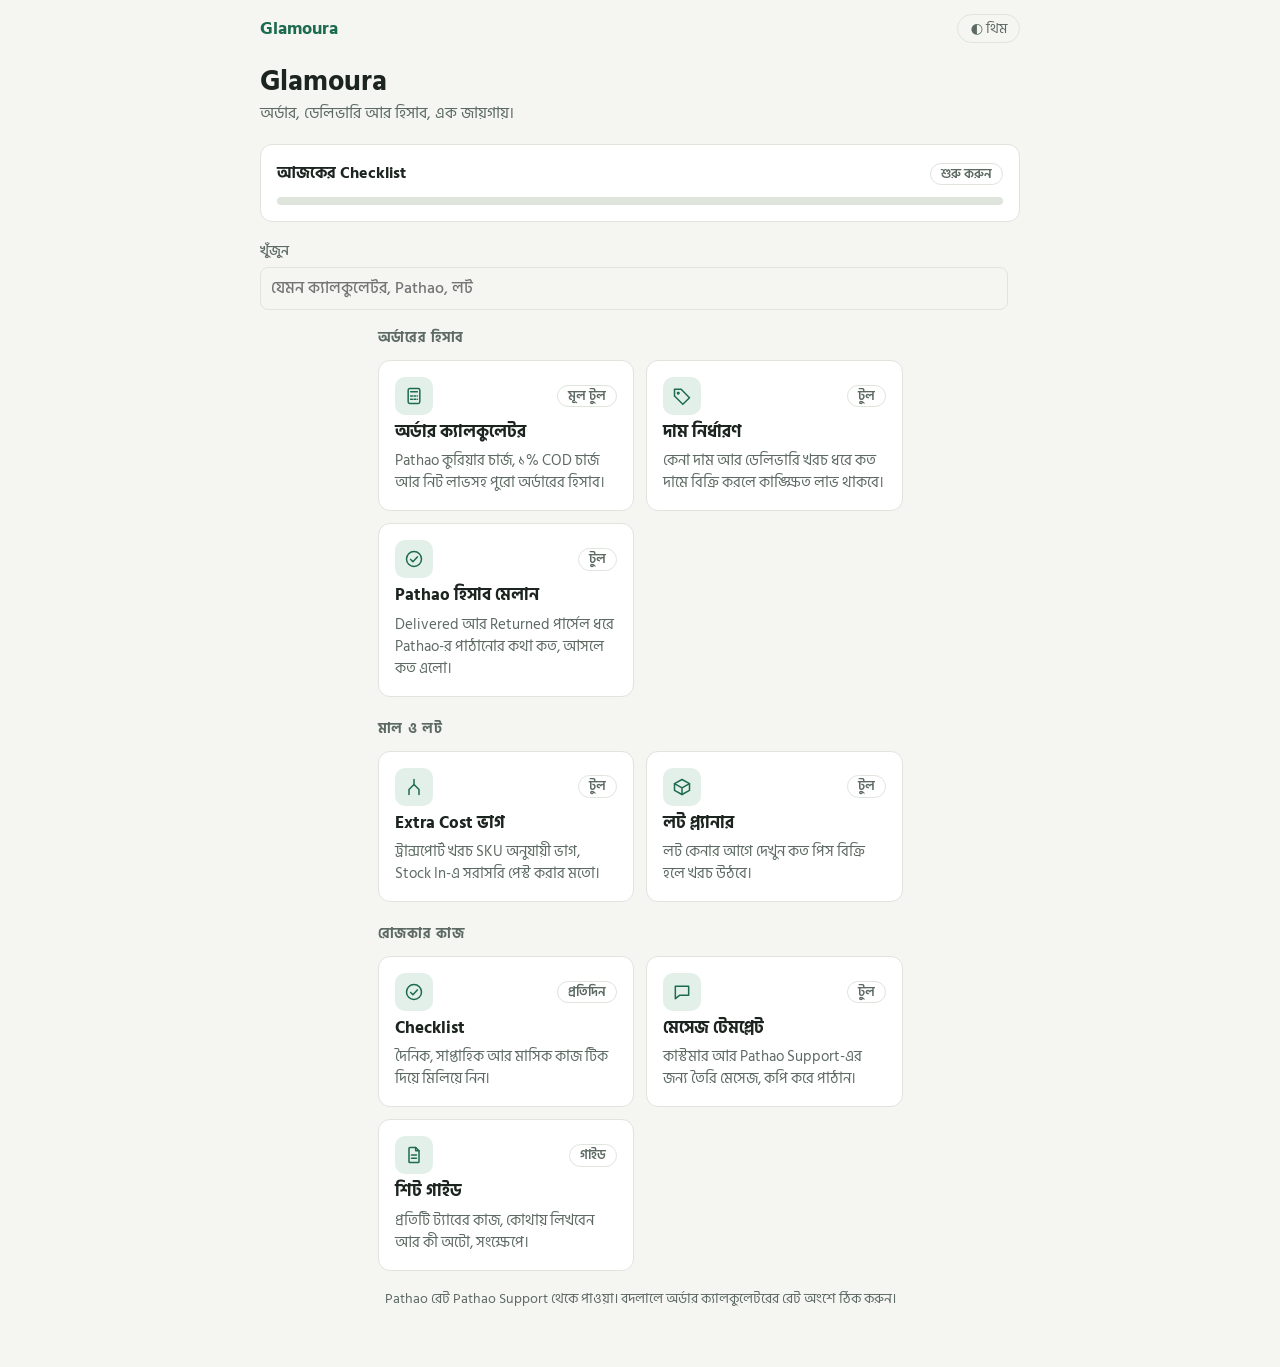
<file: index.html>
<!doctype html>
<html lang="bn">
<head>
<meta charset="utf-8">
<meta name="viewport" content="width=device-width,initial-scale=1,viewport-fit=cover">
<title>Glamoura</title>
<meta name="description" content="Glamoura: অর্ডার, ডেলিভারি আর হিসাবের টুল।">
<meta name="theme-color" content="#1d6b4e">
<link rel="manifest" href="manifest.webmanifest">
<link rel="icon" href="assets/icon.svg" type="image/svg+xml">
<link rel="apple-touch-icon" href="assets/icon-192.png">
<link rel="stylesheet" href="https://fonts.googleapis.com/css2?family=Hind+Siliguri:wght@400;500;600;700&display=swap">
<link rel="stylesheet" href="assets/style.css">
</head>
<body>
<div id="bar"></div>
<main class="wrap">
  <header>
    <h1 id="title">Glamoura</h1>
    <p class="sub" id="subtitle">অর্ডার, ডেলিভারি আর হিসাব, এক জায়গায়।</p>
  </header>

  <a class="card" id="today" href="checklist.html" style="text-decoration:none;color:inherit;display:block">
    <div class="top"><b>আজকের Checklist</b><span class="tag" id="todayTxt">—</span></div>
    <div class="progress" style="margin-top:10px"><i id="todayBar"></i></div>
  </a>

  <div class="row" style="grid-template-columns:1fr auto;align-items:end">
    <label>খুঁজুন<input id="q" type="search" placeholder="যেমন ক্যালকুলেটর, Pathao, লট"></label>
    <button class="btn ghost" id="install" type="button" hidden>অ্যাপ হিসেবে রাখুন</button>
  </div>

  <div id="groups" class="wrap" style="gap:22px"></div>
  <p class="note" id="err" hidden>links.json পড়া যায়নি। ফাইলটির লেখা ঠিক আছে কি না দেখুন।</p>
  <p class="sub" style="font-size:.85rem;text-align:center">Pathao রেট Pathao Support থেকে পাওয়া। বদলালে অর্ডার ক্যালকুলেটরের রেট অংশে ঠিক করুন।</p>
</main>
<script src="assets/common.js"></script>
<script>
(function () {
  var ICON = {
    calc: '<rect x="5" y="3" width="14" height="18" rx="2"/><path d="M8 7h8M8 12h2M12 12h2M16 12h0M8 16h2M12 16h2M16 16h0"/>',
    tag: '<path d="M3 12V4h8l10 10-8 8z"/><circle cx="7.5" cy="8.5" r="1"/>',
    check: '<circle cx="12" cy="12" r="9"/><path d="M8 12.5l2.7 2.7L16 9.5"/>',
    split: '<path d="M12 3v6M12 9l-6 6v6M12 9l6 6v6"/>',
    box: '<path d="M3 8l9-5 9 5v8l-9 5-9-5z"/><path d="M3 8l9 5 9-5M12 13v8"/>',
    chat: '<path d="M4 5h16v11H9l-5 4z"/>',
    doc: '<path d="M7 3h7l4 4v13a1 1 0 0 1-1 1H7a1 1 0 0 1-1-1V4a1 1 0 0 1 1-1z"/><path d="M14 3v4h4M9 12h6M9 16h6"/>',
    link: '<path d="M10 14a4 4 0 0 0 5.7 0l3-3a4 4 0 0 0-5.7-5.7l-1 1M14 10a4 4 0 0 0-5.7 0l-3 3a4 4 0 0 0 5.7 5.7l1-1"/>'
  };
  var data = null;
  function render() {
    var q = document.getElementById('q').value.trim().toLowerCase(), h = '', any = false;
    data.groups.forEach(function (g) {
      var items = g.items.filter(function (i) { return !q || (i.title + ' ' + i.description + ' ' + i.tag).toLowerCase().indexOf(q) > -1; });
      if (!items.length) return; any = true;
      h += '<section><h2 style="font-size:.85rem;letter-spacing:.05em;color:var(--muted)">' + G.esc(g.title) + '</h2><div class="grid">' +
        items.map(function (i) {
          var ext = /^https?:/.test(i.href);
          return '<a class="tool" href="' + G.esc(i.href) + '"' + (ext ? ' target="_blank" rel="noopener"' : '') + '><span class="top"><span class="ico" aria-hidden="true"><svg viewBox="0 0 24 24">' + (ICON[i.icon] || ICON.link) + '</svg></span><span class="tag">' + G.esc(i.tag || '') + '</span></span><span class="t">' + G.esc(i.title) + '</span><span class="d">' + G.esc(i.description || '') + '</span></a>';
        }).join('') + '</div></section>';
    });
    document.getElementById('groups').innerHTML = any ? h : '<p class="sub">কিছু পাওয়া যায়নি।</p>';
  }
  fetch('links.json').then(function (r) { return r.json(); }).then(function (d) {
    data = d;
    document.getElementById('title').textContent = d.siteTitle || 'Glamoura';
    if (d.siteSubtitle) document.getElementById('subtitle').textContent = d.siteSubtitle;
    render();
  }).catch(function () { document.getElementById('err').hidden = false; });
  document.getElementById('q').oninput = function () { if (data) render(); };

  var p = G.store.get('gl-progress', null);
  if (p && p.date === G.today() && p.total) {
    document.getElementById('todayTxt').textContent = p.done + '/' + p.total;
    document.getElementById('todayBar').style.width = Math.round(p.done / p.total * 100) + '%';
  } else document.getElementById('todayTxt').textContent = 'শুরু করুন';

  var dp; window.addEventListener('beforeinstallprompt', function (e) {
    e.preventDefault(); dp = e; var b = document.getElementById('install'); b.hidden = false;
    b.onclick = function () { dp.prompt(); b.hidden = true; };
  });
})();
</script>
</body>
</html>
</file>
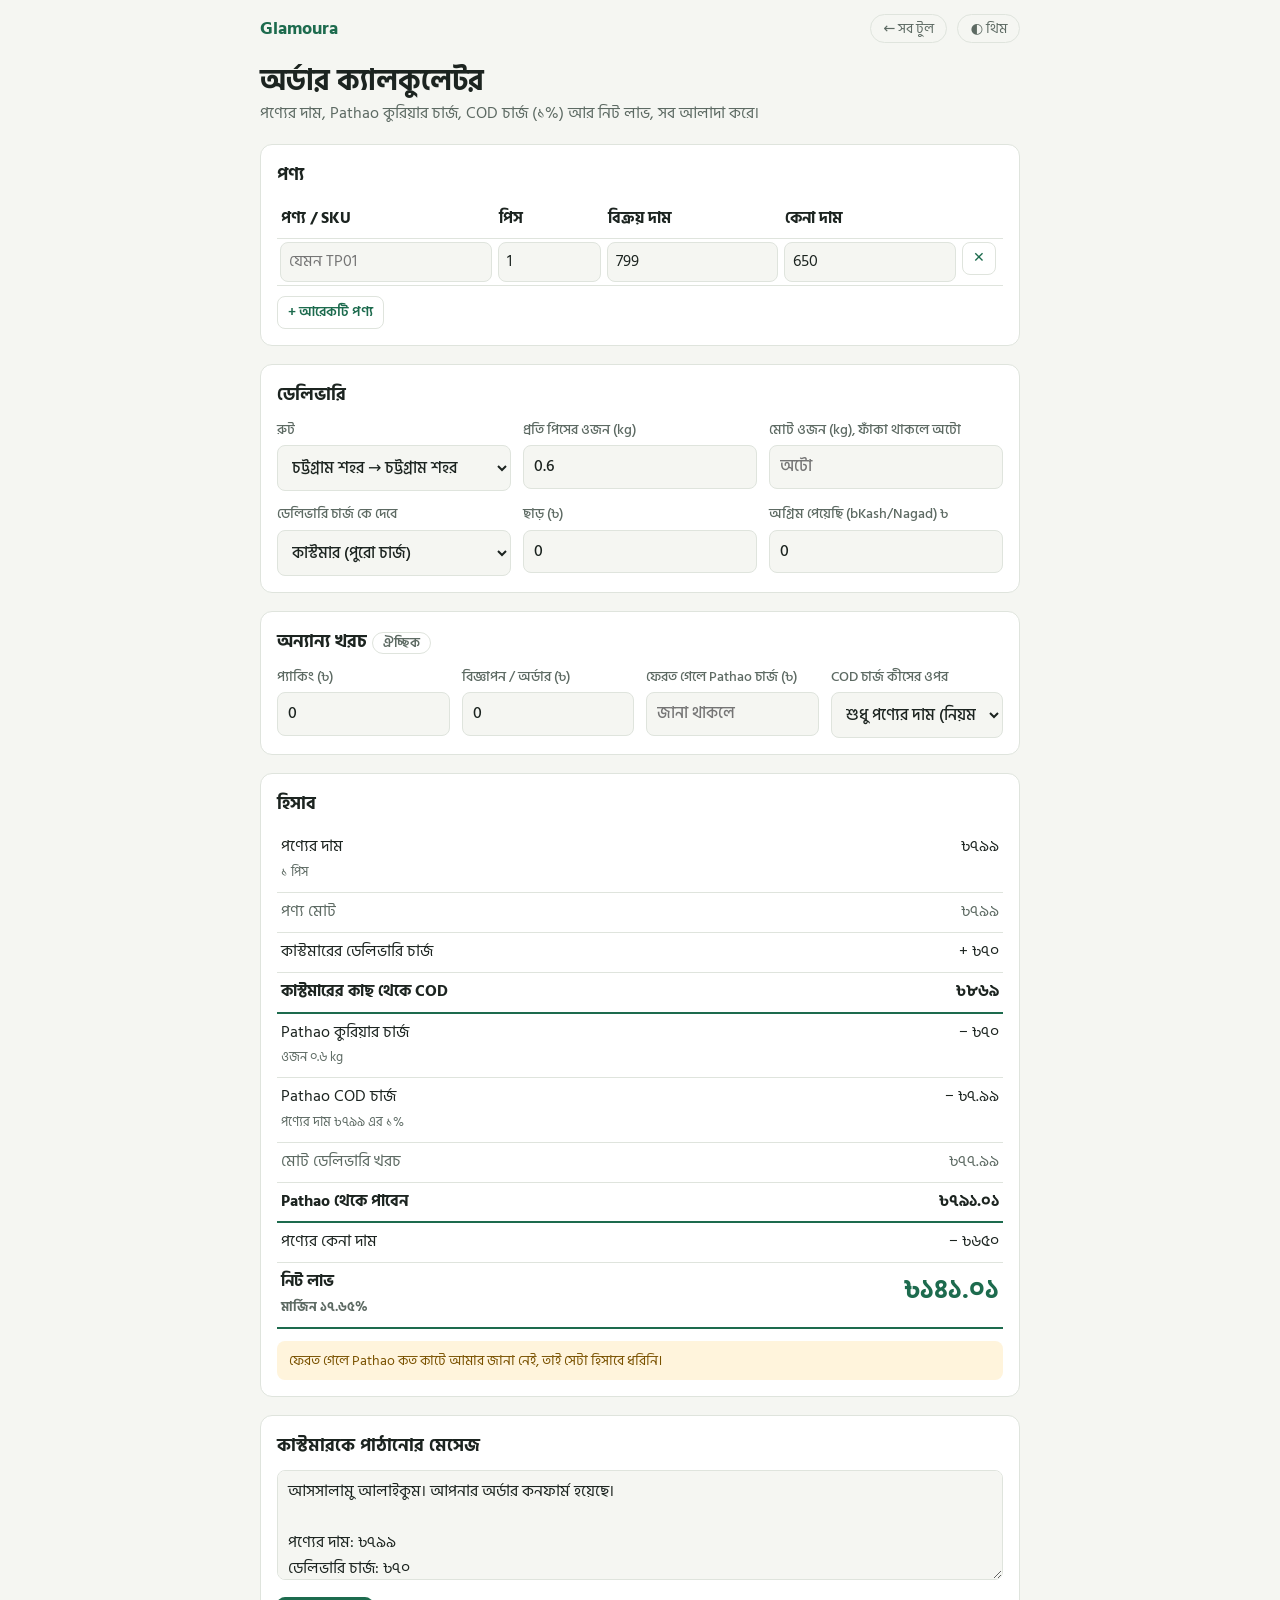
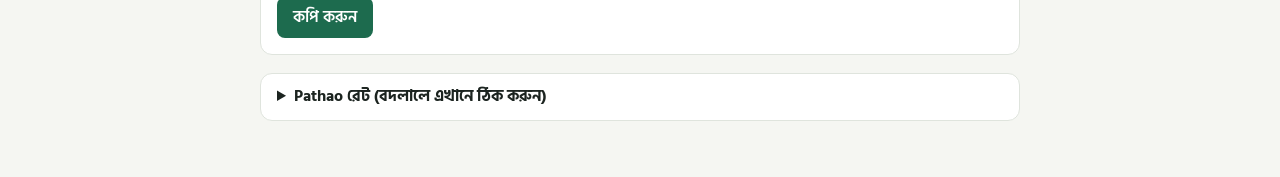
<file: calc.html>
<!doctype html>
<html lang="bn">
<head>
<meta charset="utf-8">
<meta name="viewport" content="width=device-width,initial-scale=1,viewport-fit=cover">
<title>অর্ডার ক্যালকুলেটর · Glamoura</title>
<meta name="description" content="Pathao কুরিয়ার চার্জ, COD চার্জ আর নিট লাভসহ অর্ডারের পুরো হিসাব।">
<meta name="theme-color" content="#1d6b4e">
<link rel="manifest" href="manifest.webmanifest">
<link rel="icon" href="assets/icon.svg" type="image/svg+xml">
<link rel="apple-touch-icon" href="assets/icon-192.png">
<link rel="stylesheet" href="https://fonts.googleapis.com/css2?family=Hind+Siliguri:wght@400;500;600;700&display=swap">
<link rel="stylesheet" href="assets/style.css">
</head>
<body>
<div id="bar"></div>
<main class="wrap">
  <header>
    <h1>অর্ডার ক্যালকুলেটর</h1>
    <p class="sub">পণ্যের দাম, Pathao কুরিয়ার চার্জ, COD চার্জ (১%) আর নিট লাভ, সব আলাদা করে।</p>
  </header>

  <section class="card">
    <h2>পণ্য</h2>
    <div class="tbl-scroll">
      <table class="items" id="items">
        <thead><tr><th>পণ্য / SKU</th><th>পিস</th><th>বিক্রয় দাম</th><th>কেনা দাম</th><th></th></tr></thead>
        <tbody></tbody>
      </table>
    </div>
    <div class="btns" style="margin-top:10px"><button class="btn ghost sm" id="addRow" type="button">+ আরেকটি পণ্য</button></div>
  </section>

  <section class="card">
    <h2>ডেলিভারি</h2>
    <div class="row">
      <label>রুট
        <select id="route"></select>
      </label>
      <label>প্রতি পিসের ওজন (kg)
        <input id="wpp" type="number" inputmode="decimal" step="0.05" min="0" value="0.6">
      </label>
      <label>মোট ওজন (kg), ফাঁকা থাকলে অটো
        <input id="wtotal" type="number" inputmode="decimal" step="0.05" min="0" placeholder="অটো">
      </label>
    </div>
    <div class="row" style="margin-top:12px">
      <label>ডেলিভারি চার্জ কে দেবে
        <select id="delivery">
          <option value="customer">কাস্টমার (পুরো চার্জ)</option>
          <option value="free">আমি (ফ্রি ডেলিভারি)</option>
          <option value="custom">নির্দিষ্ট টাকা নেব</option>
        </select>
      </label>
      <label id="customWrap" hidden>কাস্টমারের কাছে নেব (৳)
        <input id="customCharge" type="number" inputmode="decimal" min="0" value="100">
      </label>
      <label>ছাড় (৳)
        <input id="discount" type="number" inputmode="decimal" min="0" value="0">
      </label>
      <label>অগ্রিম পেয়েছি (bKash/Nagad) ৳
        <input id="advance" type="number" inputmode="decimal" min="0" value="0">
      </label>
    </div>
  </section>

  <section class="card">
    <h2>অন্যান্য খরচ <span class="tag">ঐচ্ছিক</span></h2>
    <div class="row">
      <label>প্যাকিং (৳)<input id="packing" type="number" inputmode="decimal" min="0" value="0"></label>
      <label>বিজ্ঞাপন / অর্ডার (৳)<input id="adCost" type="number" inputmode="decimal" min="0" value="0"></label>
      <label>ফেরত গেলে Pathao চার্জ (৳)<input id="returnCharge" type="number" inputmode="decimal" min="0" placeholder="জানা থাকলে"></label>
      <label>COD চার্জ কীসের ওপর
        <select id="codBase">
          <option value="product">শুধু পণ্যের দাম (নিয়ম অনুযায়ী)</option>
          <option value="total">পুরো COD টাকা (ডেলিভারিসহ)</option>
        </select>
      </label>
    </div>
  </section>

  <section class="card" aria-live="polite">
    <h2>হিসাব</h2>
    <table id="out"></table>
    <div class="note" id="warn" style="margin-top:12px" hidden></div>
  </section>

  <section class="card">
    <h2>কাস্টমারকে পাঠানোর মেসেজ</h2>
    <textarea id="msg" readonly></textarea>
    <div class="btns" style="margin-top:8px"><button class="btn" id="copyMsg" type="button">কপি করুন</button></div>
  </section>

  <details>
    <summary>Pathao রেট (বদলালে এখানে ঠিক করুন)</summary>
    <p class="sub" style="margin-bottom:10px">Pathao Support থেকে পাওয়া রেট। মার্চেন্ট লোকেশন চট্টগ্রাম ধরা হয়েছে। রেট বদলালে নিজে ঠিক করে নিন, নিচের সব হিসাব সাথে সাথে বদলাবে।</p>
    <div class="tbl-scroll">
      <table id="rates"></table>
    </div>
    <div class="btns" style="margin-top:10px"><button class="btn ghost sm" id="resetRates" type="button">আগের রেটে ফিরুন</button></div>
    <p class="sub" style="margin-top:10px;font-size:.9rem">২ কেজির বেশি হলে প্রতি অতিরিক্ত কেজি (শুরু হওয়া কেজি ধরে) আলাদা যোগ হয়। একই দিনে ডেলিভারি শুধু ঢাকায়, তাই চট্টগ্রাম থেকে প্রযোজ্য নয়। ফেরত পার্সেলের চার্জ আমার জানা নেই। Pathao থেকে জেনে ওপরের ঘরে বসান।</p>
  </details>
</main>

<script src="assets/pathao.js"></script>
<script src="assets/common.js"></script>
<script>
(function () {
  var KEY = 'gl-calc-v1', RKEY = 'gl-rates-v1';
  var $ = function (id) { return document.getElementById(id); };
  var rates = G.store.get(RKEY, null) || JSON.parse(JSON.stringify(Pathao.DEFAULT_RATES));
  var tbody = document.querySelector('#items tbody');

  function addRow(v) {
    v = v || {};
    var tr = document.createElement('tr');
    tr.innerHTML =
      '<td><input data-k="name" placeholder="যেমন TP01" value="' + G.esc(v.name || '') + '"></td>' +
      '<td><input data-k="qty" type="number" inputmode="numeric" min="0" value="' + (v.qty == null ? 1 : v.qty) + '"></td>' +
      '<td><input data-k="price" type="number" inputmode="decimal" min="0" value="' + (v.price == null ? '' : v.price) + '"></td>' +
      '<td><input data-k="cost" type="number" inputmode="decimal" min="0" value="' + (v.cost == null ? '' : v.cost) + '"></td>' +
      '<td><button class="btn ghost sm" type="button" aria-label="মুছুন">✕</button></td>';
    tr.querySelector('button').onclick = function () { if (tbody.children.length > 1) { tr.remove(); run(); } };
    tbody.appendChild(tr);
  }

  function items() {
    return Array.prototype.map.call(tbody.children, function (tr) {
      var o = {};
      Array.prototype.forEach.call(tr.querySelectorAll('input'), function (i) { o[i.dataset.k] = i.value; });
      return o;
    });
  }

  function buildRoutes() {
    $('route').innerHTML = Object.keys(rates.routes).map(function (k) {
      return '<option value="' + k + '">' + rates.routes[k].label + '</option>';
    }).join('');
  }

  function buildRates() {
    var h = '<tr><th>রুট</th><th class="n">≤ ০.৫kg</th><th class="n">≤ ১kg</th><th class="n">≤ ২kg</th><th class="n">অতিরিক্ত/kg</th></tr>';
    Object.keys(rates.routes).forEach(function (k) {
      var r = rates.routes[k];
      h += '<tr><td>' + r.label + '</td>' + [0, 1, 2].map(function (i) {
        return '<td><input class="rt" data-r="' + k + '" data-i="' + i + '" type="number" min="0" value="' + r.tiers[i] + '" style="width:80px"></td>';
      }).join('') + '<td><input class="rt" data-r="' + k + '" data-i="e" type="number" min="0" value="' + r.extra + '" style="width:80px"></td></tr>';
    });
    h += '<tr><td>COD চার্জ (%)</td><td colspan="4"><input class="rt" data-r="cod" type="number" step="0.1" min="0" value="' + rates.codPct + '" style="width:80px"></td></tr>';
    $('rates').innerHTML = h;
    Array.prototype.forEach.call(document.querySelectorAll('.rt'), function (i) {
      i.oninput = function () {
        var v = G.num(i.value), r = i.dataset.r;
        if (r === 'cod') rates.codPct = v;
        else if (i.dataset.i === 'e') rates.routes[r].extra = v;
        else rates.routes[r].tiers[+i.dataset.i] = v;
        G.store.set(RKEY, rates); run();
      };
    });
  }

  function readInput() {
    var its = items().map(function (i) { return { qty: G.num(i.qty), price: G.num(i.price), cost: G.num(i.cost) }; });
    var pcs = its.reduce(function (s, i) { return s + i.qty; }, 0);
    var kg = $('wtotal').value !== '' ? G.num($('wtotal').value) : pcs * G.num($('wpp').value);
    return {
      items: its, pcs: pcs, kg: kg, route: $('route').value, delivery: $('delivery').value,
      customCharge: G.num($('customCharge').value), discount: G.num($('discount').value), advance: G.num($('advance').value),
      packing: G.num($('packing').value), adCost: G.num($('adCost').value), returnCharge: G.num($('returnCharge').value),
      codBase: $('codBase').value
    };
  }

  function row(label, val, cls, extra) {
    return '<tr class="' + (cls || '') + '"><td>' + label + (extra ? '<br><small style="color:var(--muted)">' + extra + '</small>' : '') + '</td><td class="n">' + val + '</td></tr>';
  }

  function run() {
    var o = readInput(), r = Pathao.order(rates, o), t = G.taka;
    var warn = [];
    var codNote = o.codBase === 'total' ? 'পুরো COD ' + t(r.cod) + ' এর ' + G.bn(rates.codPct) + '%' : 'পণ্যের দাম ' + t(r.product) + ' এর ' + G.bn(rates.codPct) + '%';
    var h = '';
    h += row('পণ্যের দাম', t(r.gross), '', G.bn(o.pcs) + ' পিস');
    if (r.discount) h += row('ছাড়', '− ' + t(r.discount));
    h += row('পণ্য মোট', t(r.product), 'sub');
    h += row('কাস্টমারের ডেলিভারি চার্জ', '+ ' + t(r.chargeToCustomer), '', o.delivery === 'free' ? 'ফ্রি ডেলিভারি, খরচ আপনার' : '');
    if (r.advance) h += row('অগ্রিম', '− ' + t(r.advance));
    h += row('কাস্টমারের কাছ থেকে COD', t(r.cod), 'total');
    h += row('Pathao কুরিয়ার চার্জ', '− ' + t(r.courier), '', 'ওজন ' + G.bn(Math.round(o.kg * 100) / 100) + ' kg');
    h += row('Pathao COD চার্জ', '− ' + t(r.codFee), '', r.cod > 0 ? codNote : 'COD নেই, তাই চার্জ নেই');
    h += row('মোট ডেলিভারি খরচ', t(r.deliveryCost), 'sub');
    h += row('Pathao থেকে পাবেন', t(r.payout), 'total');
    if (r.advance) h += row('অগ্রিমসহ মোট হাতে আসবে', t(r.received), 'sub');
    h += row('পণ্যের কেনা দাম', '− ' + t(r.productCost));
    if (r.extra) h += row('প্যাকিং + বিজ্ঞাপন', '− ' + t(r.extra));
    h += row('নিট লাভ', '<span class="big ' + (r.profit < 0 ? 'neg' : '') + '">' + t(r.profit) + '</span>', 'total', 'মার্জিন ' + G.bn(r.margin) + '%');
    if (r.returnLoss !== null) h += row('ফেরত গেলে ক্ষতি', '− ' + t(r.returnLoss), '', 'ফেরত চার্জ + প্যাকিং/বিজ্ঞাপন');
    $('out').innerHTML = h;

    if (r.profit < 0) warn.push('এই অর্ডারে লোকসান হচ্ছে।');
    if (o.kg > 2) warn.push('ওজন ২ কেজির বেশি, অতিরিক্ত কেজির চার্জ যোগ হয়েছে।');
    if (o.pcs && !o.items.every(function (i) { return i.price > 0; })) warn.push('কিছু পণ্যের বিক্রয় দাম দেওয়া হয়নি।');
    if (o.returnCharge === 0) warn.push('ফেরত গেলে Pathao কত কাটে আমার জানা নেই, তাই সেটা হিসাবে ধরিনি।');
    $('warn').hidden = !warn.length; $('warn').innerHTML = warn.join('<br>');

    var lines = ['আসসালামু আলাইকুম। আপনার অর্ডার কনফার্ম হয়েছে।', '', 'পণ্যের দাম: ' + t(r.product)];
    lines.push(o.delivery === 'free' ? 'ডেলিভারি চার্জ: ফ্রি' : 'ডেলিভারি চার্জ: ' + t(r.chargeToCustomer));
    if (r.advance) lines.push('অগ্রিম পেয়েছি: ' + t(r.advance));
    lines.push('ডেলিভারির সময় দিতে হবে: ' + t(r.cod), '', 'ধন্যবাদ, Glamoura।');
    $('msg').value = lines.join('\n');

    $('customWrap').hidden = o.delivery !== 'custom';
    save();
  }

  function save() {
    var ids = ['route', 'wpp', 'wtotal', 'delivery', 'customCharge', 'discount', 'advance', 'packing', 'adCost', 'returnCharge', 'codBase'], s = { items: items() };
    ids.forEach(function (i) { s[i] = $(i).value; });
    G.store.set(KEY, s);
  }

  function load() {
    var s = G.store.get(KEY, null);
    if (s) {
      ['route', 'wpp', 'wtotal', 'delivery', 'customCharge', 'discount', 'advance', 'packing', 'adCost', 'returnCharge', 'codBase'].forEach(function (i) {
        if (s[i] != null && $(i)) $(i).value = s[i];
      });
      (s.items && s.items.length ? s.items : [{}]).forEach(addRow);
    } else addRow({ price: 799, cost: 650 });
  }

  buildRoutes(); buildRates(); load();
  document.addEventListener('input', function (e) { if (!e.target.classList.contains('rt')) run(); });
  document.addEventListener('change', function (e) { if (!e.target.classList.contains('rt')) run(); });
  $('addRow').onclick = function () { addRow(); };
  $('copyMsg').onclick = function () { G.copy($('msg').value, this); };
  $('resetRates').onclick = function () { rates = JSON.parse(JSON.stringify(Pathao.DEFAULT_RATES)); G.store.set(RKEY, rates); buildRoutes(); buildRates(); load2(); run(); };
  function load2() { var s = G.store.get(KEY, null); if (s && s.route) $('route').value = s.route; }
  run();
})();
</script>
</body>
</html>
</file>
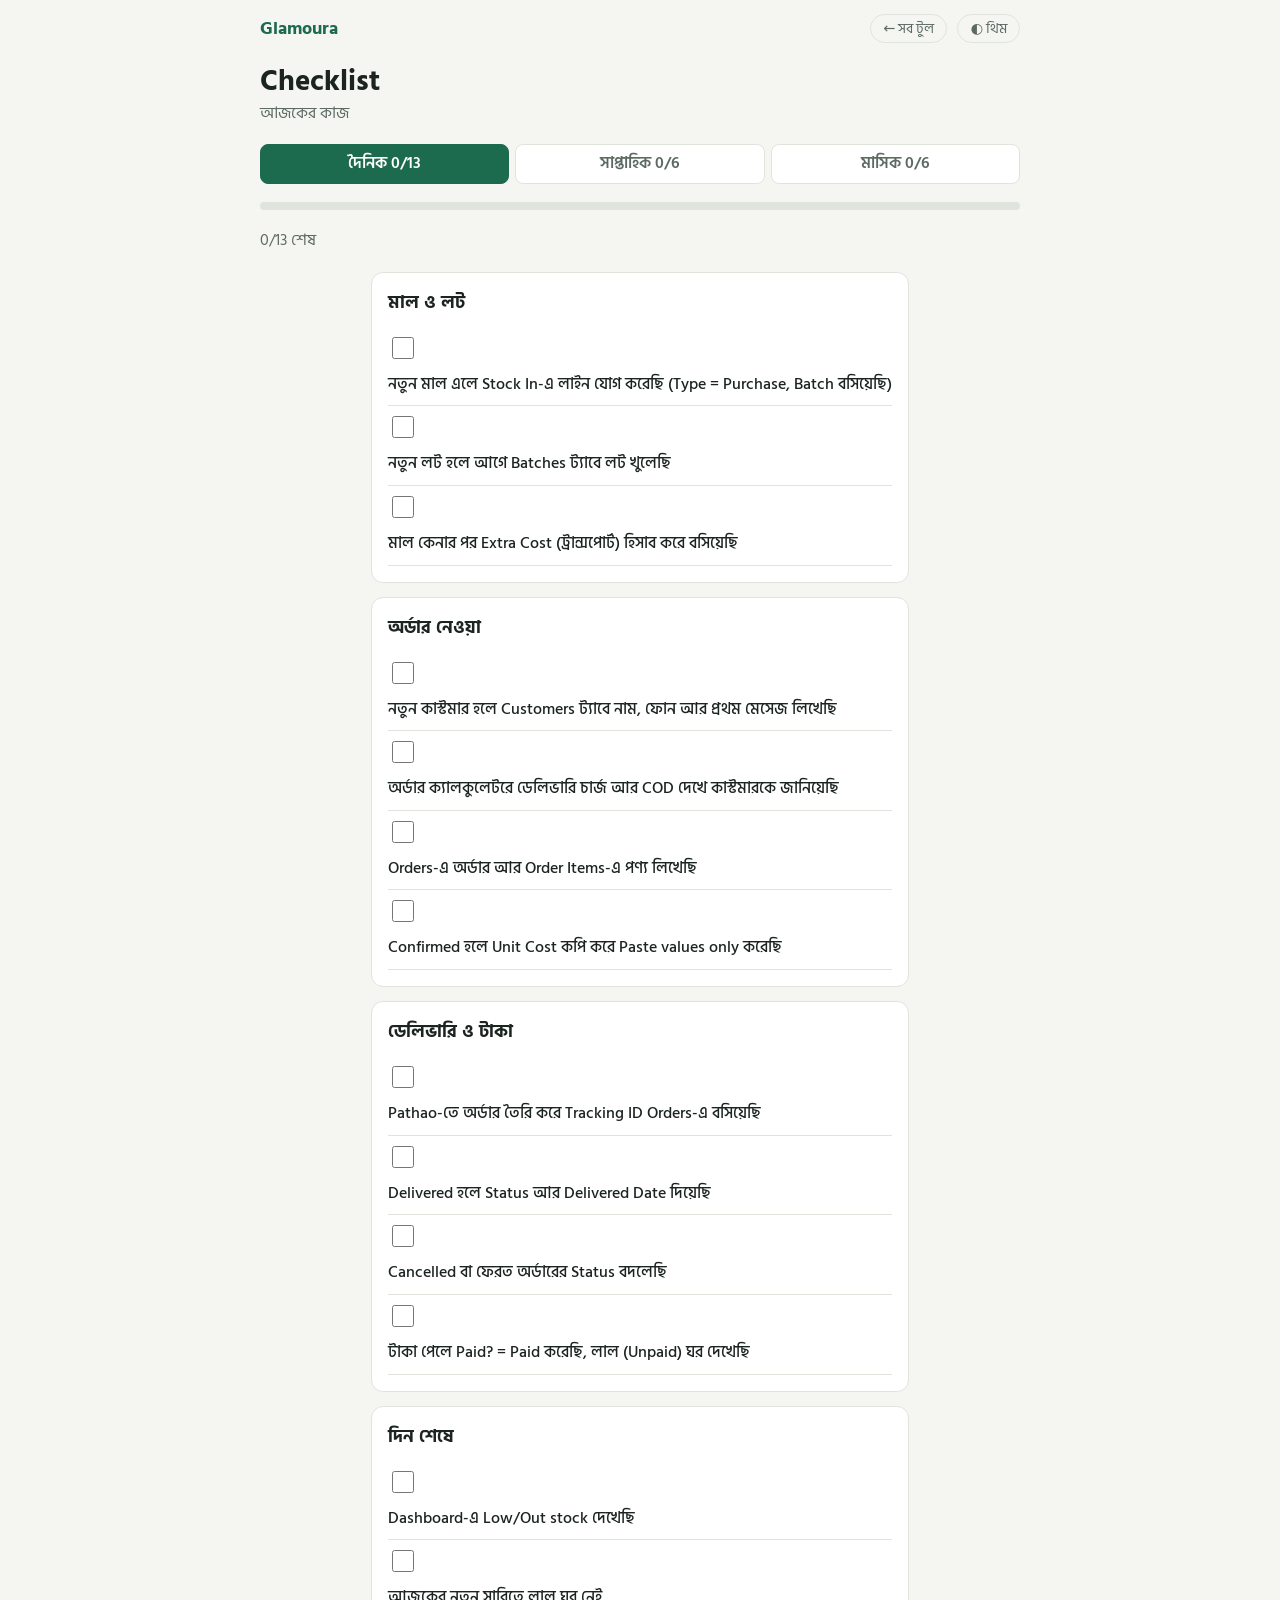
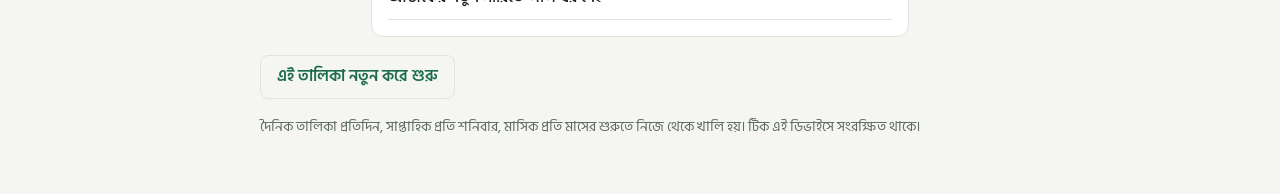
<file: checklist.html>
<!doctype html>
<html lang="bn">
<head>
<meta charset="utf-8">
<meta name="viewport" content="width=device-width,initial-scale=1,viewport-fit=cover">
<title>Checklist · Glamoura</title>
<meta name="description" content="দৈনিক, সাপ্তাহিক ও মাসিক কাজের তালিকা।">
<meta name="theme-color" content="#1d6b4e">
<link rel="manifest" href="manifest.webmanifest">
<link rel="icon" href="assets/icon.svg" type="image/svg+xml">
<link rel="apple-touch-icon" href="assets/icon-192.png">
<link rel="stylesheet" href="https://fonts.googleapis.com/css2?family=Hind+Siliguri:wght@400;500;600;700&display=swap">
<link rel="stylesheet" href="assets/style.css">
</head>
<body>
<div id="bar"></div>
<main class="wrap">
  <header><h1>Checklist</h1><p class="sub" id="when"></p></header>
  <div class="tabs" role="tablist" id="tabs"></div>
  <div class="progress" aria-hidden="true"><i id="bar2"></i></div>
  <p class="sub" id="count"></p>
  <div id="list" class="wrap" style="gap:14px"></div>
  <div class="btns"><button class="btn ghost" id="reset" type="button">এই তালিকা নতুন করে শুরু</button></div>
  <p class="sub" style="font-size:.85rem">দৈনিক তালিকা প্রতিদিন, সাপ্তাহিক প্রতি শনিবার, মাসিক প্রতি মাসের শুরুতে নিজে থেকে খালি হয়। টিক এই ডিভাইসে সংরক্ষিত থাকে।</p>
</main>
<script src="assets/common.js"></script>
<script>
(function () {
  var KEY = 'gl-checklist-v3';
  var LISTS = {
    daily: { label: 'দৈনিক', groups: [
      ['মাল ও লট', [
        'নতুন মাল এলে Stock In-এ লাইন যোগ করেছি (Type = Purchase, Batch বসিয়েছি)',
        'নতুন লট হলে আগে Batches ট্যাবে লট খুলেছি',
        'মাল কেনার পর Extra Cost (ট্রান্সপোর্ট) হিসাব করে বসিয়েছি']],
      ['অর্ডার নেওয়া', [
        'নতুন কাস্টমার হলে Customers ট্যাবে নাম, ফোন আর প্রথম মেসেজ লিখেছি',
        'অর্ডার ক্যালকুলেটরে ডেলিভারি চার্জ আর COD দেখে কাস্টমারকে জানিয়েছি',
        'Orders-এ অর্ডার আর Order Items-এ পণ্য লিখেছি',
        'Confirmed হলে Unit Cost কপি করে Paste values only করেছি']],
      ['ডেলিভারি ও টাকা', [
        'Pathao-তে অর্ডার তৈরি করে Tracking ID Orders-এ বসিয়েছি',
        'Delivered হলে Status আর Delivered Date দিয়েছি',
        'Cancelled বা ফেরত অর্ডারের Status বদলেছি',
        'টাকা পেলে Paid? = Paid করেছি, লাল (Unpaid) ঘর দেখেছি']],
      ['দিন শেষে', [
        'Dashboard-এ Low/Out stock দেখেছি',
        'আজকের নতুন সারিতে লাল ঘর নেই']]
    ]},
    weekly: { label: 'সাপ্তাহিক', groups: [
      ['হিসাব', [
        'Pathao সেটেলমেন্ট হিসাব মেলান পেজে মিলিয়েছি',
        'Reports-এ গত সপ্তাহের বিক্রি আর লাভ দেখেছি',
        'পুরনো Pending অর্ডারে কাস্টমারকে ফলো-আপ করেছি']],
      ['মাল', [
        'Low/Out stock পণ্যের রিস্টক ঠিক করেছি (Stock In-এ Restock SKU)',
        'যে পণ্য বিক্রি হচ্ছে না তার দাম বা বিজ্ঞাপন দেখেছি']],
      ['কাস্টমার', [
        'Customers ট্যাবে Status আপডেট করেছি (VIP, Inactive, Blocked)']]
    ]},
    monthly: { label: 'মাসিক', groups: [
      ['লট ও লাভ', [
        'Dashboard-এর Batch Report-এ প্রতিটি লটের Cost Recovered % দেখেছি',
        'শেষ হয়ে যাওয়া লট Batches-এ Closed করেছি',
        'লট প্ল্যানারে পরের লটের হিসাব করেছি']],
      ['যাচাই', [
        'Pathao-র রেট বা শর্ত বদলেছে কি না দেখেছি (বদলালে ক্যালকুলেটরে ঠিক করেছি)',
        'হাতে থাকা মাল গুনে Products-এর Stock-এর সাথে মিলিয়েছি',
        'শিটের একটি ব্যাকআপ কপি রেখেছি (File → Make a copy)']]
    ]}
  };

  // period keys (Asia/Dhaka). Week starts Saturday.
  function periodKey(kind) {
    var t = G.today();
    if (kind === 'daily') return t;
    if (kind === 'monthly') return t.slice(0, 7);
    var d = new Date(t + 'T00:00:00Z'), back = (d.getUTCDay() + 1) % 7;    // Sat=0
    d.setUTCDate(d.getUTCDate() - back);
    return d.toISOString().slice(0, 10);
  }

  var state = G.store.get(KEY, { tab: 'daily' });
  Object.keys(LISTS).forEach(function (k) {
    var pk = periodKey(k);
    if (!state[k] || state[k].period !== pk) state[k] = { period: pk, done: {} };
  });
  var tab = LISTS[state.tab] ? state.tab : 'daily';

  function total(k) { return LISTS[k].groups.reduce(function (s, g) { return s + g[1].length; }, 0); }
  function done(k) { return Object.keys(state[k].done).filter(function (x) { return state[k].done[x]; }).length; }

  function persist() {
    state.tab = tab; G.store.set(KEY, state);
    G.store.set('gl-progress', { date: G.today(), done: done('daily'), total: total('daily') });
  }

  function draw() {
    document.getElementById('tabs').innerHTML = Object.keys(LISTS).map(function (k) {
      return '<button role="tab" type="button" data-k="' + k + '" aria-selected="' + (k === tab) + '">' + LISTS[k].label + ' ' + done(k) + '/' + total(k) + '</button>';
    }).join('');
    Array.prototype.forEach.call(document.querySelectorAll('#tabs button'), function (b) { b.onclick = function () { tab = b.dataset.k; persist(); draw(); }; });
    var L = LISTS[tab], gi = 0, h = '';
    L.groups.forEach(function (g) {
      h += '<section class="card"><h2>' + G.esc(g[0]) + '</h2>';
      g[1].forEach(function (t) {
        var id = tab + (gi++), on = !!state[tab].done[id];
        h += '<label class="chk' + (on ? ' done' : '') + '"><input type="checkbox" data-id="' + id + '"' + (on ? ' checked' : '') + '><span>' + G.esc(t) + '</span></label>';
      });
      h += '</section>';
    });
    document.getElementById('list').innerHTML = h;
    Array.prototype.forEach.call(document.querySelectorAll('#list input'), function (c) {
      c.onchange = function () { state[tab].done[c.dataset.id] = c.checked; persist(); draw(); };
    });
    var d = done(tab), t = total(tab);
    document.getElementById('bar2').style.width = Math.round(d / t * 100) + '%';
    document.getElementById('count').textContent = d === t ? 'সব কাজ শেষ ✓' : d + '/' + t + ' শেষ';
    document.getElementById('when').textContent = tab === 'daily' ? 'আজকের কাজ' : tab === 'weekly' ? 'এই সপ্তাহের কাজ (শনি থেকে শুক্র)' : 'এই মাসের কাজ';
  }

  var armed = false, rb = document.getElementById('reset');
  rb.onclick = function () {
    if (!armed) { armed = true; rb.textContent = 'নিশ্চিত? আবার চাপুন'; setTimeout(function () { armed = false; rb.textContent = 'এই তালিকা নতুন করে শুরু'; }, 3000); return; }
    state[tab].done = {}; armed = false; rb.textContent = 'এই তালিকা নতুন করে শুরু'; persist(); draw();
  };
  persist(); draw();
})();
</script>
</body>
</html>
</file>
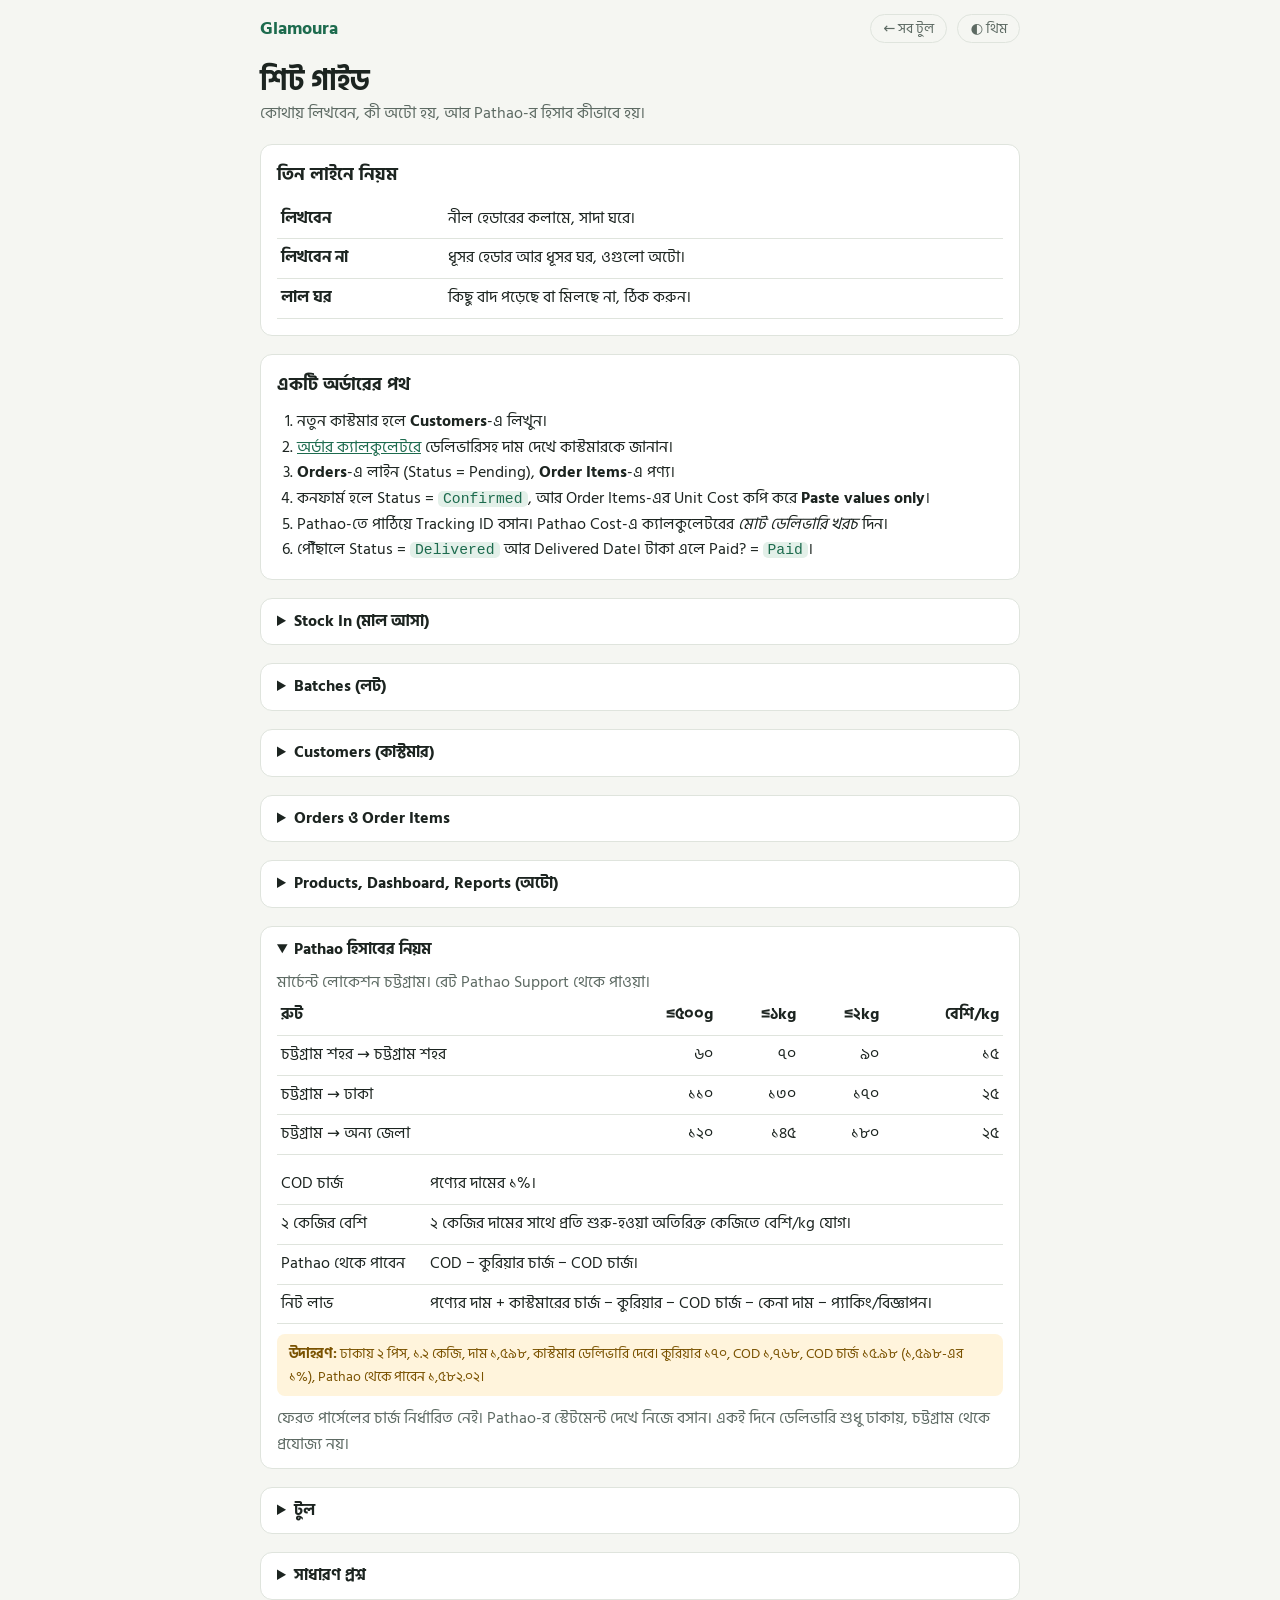
<file: guide.html>
<!doctype html>
<html lang="bn">
<head>
<meta charset="utf-8">
<meta name="viewport" content="width=device-width,initial-scale=1,viewport-fit=cover">
<title>শিট গাইড · Glamoura</title>
<meta name="description" content="Clothing Business Tracker শিটের প্রতিটি ট্যাব কী কাজে লাগে, কোথায় লিখবেন, কী অটো।">
<meta name="theme-color" content="#1d6b4e">
<link rel="manifest" href="manifest.webmanifest">
<link rel="icon" href="assets/icon.svg" type="image/svg+xml">
<link rel="apple-touch-icon" href="assets/icon-192.png">
<link rel="stylesheet" href="https://fonts.googleapis.com/css2?family=Hind+Siliguri:wght@400;500;600;700&display=swap">
<link rel="stylesheet" href="assets/style.css">
</head>
<body>
<div id="bar"></div>
<main class="wrap">
<header><h1>শিট গাইড</h1><p class="sub">কোথায় লিখবেন, কী অটো হয়, আর Pathao-র হিসাব কীভাবে হয়।</p></header>

<section class="card">
<h2>তিন লাইনে নিয়ম</h2>
<table>
<tr><td><b>লিখবেন</b></td><td>নীল হেডারের কলামে, সাদা ঘরে।</td></tr>
<tr><td><b>লিখবেন না</b></td><td>ধূসর হেডার আর ধূসর ঘর, ওগুলো অটো।</td></tr>
<tr><td><b>লাল ঘর</b></td><td>কিছু বাদ পড়েছে বা মিলছে না, ঠিক করুন।</td></tr>
</table>
</section>

<section class="card">
<h2>একটি অর্ডারের পথ</h2>
<ol style="margin:0;padding-left:20px">
<li>নতুন কাস্টমার হলে <b>Customers</b>-এ লিখুন।</li>
<li><a href="calc.html">অর্ডার ক্যালকুলেটরে</a> ডেলিভারিসহ দাম দেখে কাস্টমারকে জানান।</li>
<li><b>Orders</b>-এ লাইন (Status = Pending), <b>Order Items</b>-এ পণ্য।</li>
<li>কনফার্ম হলে Status = <code>Confirmed</code>, আর Order Items-এর Unit Cost কপি করে <b>Paste values only</b>।</li>
<li>Pathao-তে পাঠিয়ে Tracking ID বসান। Pathao Cost-এ ক্যালকুলেটরের <i>মোট ডেলিভারি খরচ</i> দিন।</li>
<li>পৌঁছালে Status = <code>Delivered</code> আর Delivered Date। টাকা এলে Paid? = <code>Paid</code>।</li>
</ol>
</section>

<details>
<summary>Stock In (মাল আসা)</summary>
<table>
<tr><th>কলাম</th><th>কী লিখবেন</th></tr>
<tr><td>Date, Type</td><td>তারিখ। Type = <code>Purchase</code> বা <code>Adjust</code> (গোনায় মিল না থাকলে)।</td></tr>
<tr><td>Restock SKU</td><td>আগের পণ্য আবার কিনলে এখান থেকে বাছুন।</td></tr>
<tr><td>Code, Name, Category, Color, Variant</td><td>নতুন পণ্যে লিখুন। Variant যেমন <code>L-45 / C-33</code>।</td></tr>
<tr><td>Price</td><td>বিক্রয় দাম।</td></tr>
<tr><td>Qty, Unit Cost</td><td>পিস আর পিসপ্রতি কেনা দাম।</td></tr>
<tr><td>Extra Cost</td><td>ওই লাইনের মোট ট্রান্সপোর্ট খরচ। <a href="split.html">Extra Cost ভাগ</a> টুলে ভাগ করুন।</td></tr>
<tr><td>Supplier</td><td>ড্রপডাউন থেকে বাছুন। নতুন সাপ্লায়ারের নাম লিখে দিন।</td></tr>
<tr><td>Batch</td><td>লটের ID, যেমন <code>B01</code>। Purchase সারিতে ফাঁকা থাকলে লাল।</td></tr>
<tr><td class="sub">SKU, Total</td><td class="sub">অটো। Total = Qty × Unit Cost + Extra Cost।</td></tr>
</table>
</details>

<details>
<summary>Batches (লট)</summary>
<p>একই চালানের মালকে একটি লট ধরা হয়। আগে এখানে লট খুলুন, তারপর Stock In-এ Batch বসান।</p>
<table>
<tr><td><b>লিখবেন</b></td><td>Batch ID (<code>B01</code>), Name, Date, Supplier, Status (<code>Open</code>/<code>Closed</code>), Notes।</td></tr>
<tr><td class="sub">অটো</td><td class="sub">SKU সংখ্যা, Purchased, Total Cost, Delivered, Reserved, Available, Sell-through %, Revenue, Item Profit, Cost Recovered %।</td></tr>
</table>
<p class="sub">Cost Recovered ১০০%-এর বেশি হলে লটের খরচ উঠে গেছে, তারপর যা বিক্রি হবে সবই লাভ।</p>
</details>

<details>
<summary>Customers (কাস্টমার)</summary>
<table>
<tr><td><b>লিখবেন</b></td><td>Customer ID (<code>C01</code>), Name, Phone, WhatsApp, Platform, Status, Profile Link, Facebook ID, Address, Other Contact, First Contact Date, First Message, Preferred Payment।</td></tr>
<tr><td class="sub">অটো</td><td class="sub">Total Orders, Delivered, Total Spent, Last Order Date। Orders-এর Phone (না থাকলে Name) মিলিয়ে আসে।</td></tr>
</table>
<p class="sub">Phone দুই জায়গায় একই লিখুন, নইলে অটো হিসাব মিলবে না। নোট রাখতে ঘরে কমেন্ট দিন।</p>
</details>

<details>
<summary>Orders ও Order Items</summary>
<table>
<tr><th>Orders</th><th></th></tr>
<tr><td>Date, Order ID, Customer, Phone, Address</td><td>অর্ডারের তথ্য। Phone <code>01XXXXXXXXX</code> ফরম্যাটে।</td></tr>
<tr><td>Status</td><td><code>Pending</code> → <code>Confirmed</code> → <code>Delivered</code>, অথবা <code>Cancelled</code>।</td></tr>
<tr><td>Payment, Paid?</td><td>COD/bKash/Nagad/Bank। Paid? = <code>Unpaid</code>/<code>Paid</code>।</td></tr>
<tr><td>Delivery Charge</td><td>কাস্টমারের কাছ থেকে যা নিলেন।</td></tr>
<tr><td>Pathao Cost</td><td>কুরিয়ার চার্জ + COD চার্জ, মানে ক্যালকুলেটরের মোট ডেলিভারি খরচ।</td></tr>
<tr><td>Tracking ID, Delivered Date</td><td>Pathao থেকে।</td></tr>
<tr><td class="sub">Items Total, Items Cost, Net Profit</td><td class="sub">অটো।</td></tr>
<tr><th>Order Items</th><th></th></tr>
<tr><td>Order ID, SKU, Qty, Unit Price</td><td>প্রতি পণ্যে একটি লাইন। SKU ড্রপডাউন থেকে।</td></tr>
<tr><td>Unit Cost</td><td>ফর্মুলা। Confirmed হলে কপি করে <b>Paste values only</b>, নইলে পরে Avg Cost বদলালে পুরনো অর্ডারের লাভও বদলে যাবে।</td></tr>
</table>
<p class="sub">Delivered কিন্তু Unpaid হলে Orders-এর সারি লাল হয়।</p>
</details>

<details>
<summary>Products, Dashboard, Reports (অটো)</summary>
<table>
<tr><td><b>Products</b></td><td>Stock In থেকে নিজে তৈরি। পণ্যপ্রতি Purchased, Avg Cost, Reserved, Delivered, Available, Stock। কিছু লিখবেন না।</td></tr>
<tr><td><b>Dashboard</b></td><td>মোট বিক্রি, লাভ, Low/Out stock, Stock value, আর Batch Report (সর্বশেষ ৮ লট)।</td></tr>
<tr><td><b>Reports</b></td><td>সাপ্তাহিক ও মাসিক ট্রেন্ড। বিক্রি ধরা হয় Delivered Date দিয়ে, সপ্তাহ শনি থেকে শুক্র।</td></tr>
<tr><td><b>Batch SKUs</b></td><td>লটের হিসাবের সহায়ক ট্যাব, ছোঁবেন না।</td></tr>
</table>
</details>

<details open>
<summary>Pathao হিসাবের নিয়ম</summary>
<p class="sub">মার্চেন্ট লোকেশন চট্টগ্রাম। রেট Pathao Support থেকে পাওয়া।</p>
<div class="tbl-scroll"><table>
<tr><th>রুট</th><th class="n">≤৫০০g</th><th class="n">≤১kg</th><th class="n">≤২kg</th><th class="n">বেশি/kg</th></tr>
<tr><td>চট্টগ্রাম শহর → চট্টগ্রাম শহর</td><td class="n">৬০</td><td class="n">৭০</td><td class="n">৯০</td><td class="n">১৫</td></tr>
<tr><td>চট্টগ্রাম → ঢাকা</td><td class="n">১১০</td><td class="n">১৩০</td><td class="n">১৭০</td><td class="n">২৫</td></tr>
<tr><td>চট্টগ্রাম → অন্য জেলা</td><td class="n">১২০</td><td class="n">১৪৫</td><td class="n">১৮০</td><td class="n">২৫</td></tr>
</table></div>
<table style="margin-top:10px">
<tr><td>COD চার্জ</td><td>পণ্যের দামের ১%।</td></tr>
<tr><td>২ কেজির বেশি</td><td>২ কেজির দামের সাথে প্রতি শুরু-হওয়া অতিরিক্ত কেজিতে বেশি/kg যোগ।</td></tr>
<tr><td>Pathao থেকে পাবেন</td><td>COD − কুরিয়ার চার্জ − COD চার্জ।</td></tr>
<tr><td>নিট লাভ</td><td>পণ্যের দাম + কাস্টমারের চার্জ − কুরিয়ার − COD চার্জ − কেনা দাম − প্যাকিং/বিজ্ঞাপন।</td></tr>
</table>
<div class="note" style="margin-top:10px"><b>উদাহরণ:</b> ঢাকায় ২ পিস, ১.২ কেজি, দাম ১,৫৯৮, কাস্টমার ডেলিভারি দেবে। কুরিয়ার ১৭০, COD ১,৭৬৮, COD চার্জ ১৫.৯৮ (১,৫৯৮-এর ১%), Pathao থেকে পাবেন ১,৫৮২.০২।</div>
<p class="sub" style="margin-top:10px">ফেরত পার্সেলের চার্জ নির্ধারিত নেই। Pathao-র স্টেটমেন্ট দেখে নিজে বসান। একই দিনে ডেলিভারি শুধু ঢাকায়, চট্টগ্রাম থেকে প্রযোজ্য নয়।</p>
</details>

<details>
<summary>টুল</summary>
<table>
<tr><td><a href="calc.html">অর্ডার ক্যালকুলেটর</a></td><td>পুরো অর্ডারের খরচ, Pathao পাওনা আর লাভ।</td></tr>
<tr><td><a href="price.html">দাম নির্ধারণ</a></td><td>কাঙ্ক্ষিত লাভের জন্য দাম কত রাখবেন।</td></tr>
<tr><td><a href="reconcile.html">Pathao হিসাব</a></td><td>সেটেলমেন্ট মেলানো।</td></tr>
<tr><td><a href="split.html">Extra Cost ভাগ</a></td><td>Stock In-এর Extra Cost কলামের জন্য।</td></tr>
<tr><td><a href="lot.html">লট প্ল্যানার</a></td><td>লট কেনার আগের হিসাব।</td></tr>
<tr><td><a href="messages.html">মেসেজ</a></td><td>কাস্টমার ও Pathao Support-এর জন্য।</td></tr>
</table>
</details>

<details>
<summary>সাধারণ প্রশ্ন</summary>
<p><b>ডেটা কোথায় থাকে?</b> টুলের ইনপুট এই ডিভাইসের ব্রাউজারে, বাইরে কোথাও যায় না। শিটের ডেটা Google Sheets-এ।</p>
<p><b>রেট বদলালে?</b> অর্ডার ক্যালকুলেটরের "Pathao রেট" অংশে বদলান, সব টুলে কাজ করবে।</p>
<p><b>মোবাইলে অ্যাপ হিসেবে রাখব?</b> হোম পেজের "অ্যাপ হিসেবে রাখুন" চাপুন, অথবা ব্রাউজার মেনু থেকে Add to Home screen।</p>
</details>
</main>
<script src="assets/common.js"></script>
</body>
</html>
</file>
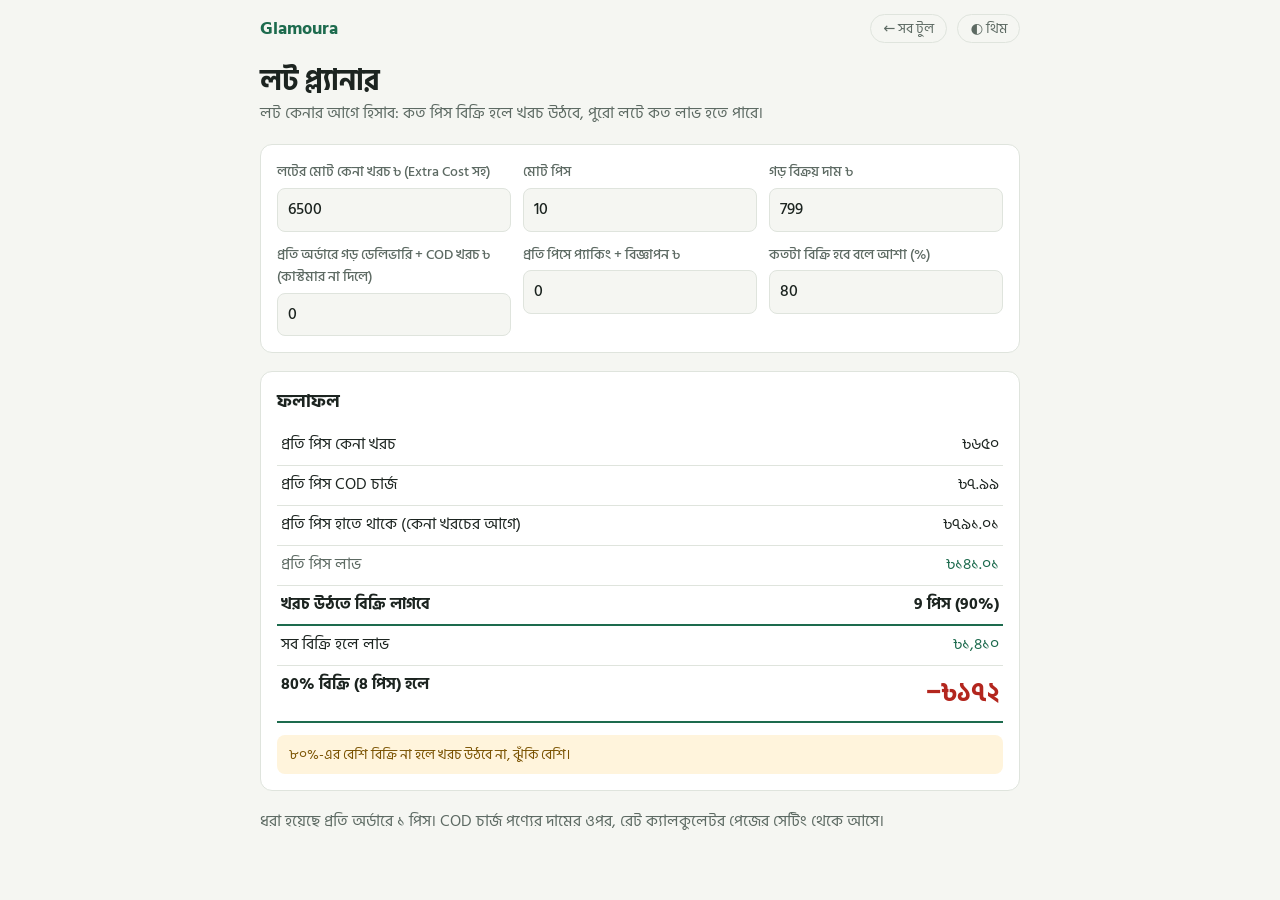
<file: lot.html>
<!doctype html>
<html lang="bn">
<head>
<meta charset="utf-8">
<meta name="viewport" content="width=device-width,initial-scale=1,viewport-fit=cover">
<title>লট প্ল্যানার · Glamoura</title>
<meta name="description" content="লট কেনার আগে হিসাব: কত পিস বিক্রি হলে খরচ উঠবে, পুরো লটে কত লাভ হতে পারে।">
<meta name="theme-color" content="#1d6b4e">
<link rel="manifest" href="manifest.webmanifest">
<link rel="icon" href="assets/icon.svg" type="image/svg+xml">
<link rel="apple-touch-icon" href="assets/icon-192.png">
<link rel="stylesheet" href="https://fonts.googleapis.com/css2?family=Hind+Siliguri:wght@400;500;600;700&display=swap">
<link rel="stylesheet" href="assets/style.css">
</head>
<body>
<div id="bar"></div>
<main class="wrap">
<header><h1>লট প্ল্যানার</h1><p class="sub">লট কেনার আগে হিসাব: কত পিস বিক্রি হলে খরচ উঠবে, পুরো লটে কত লাভ হতে পারে।</p></header>

<section class="card">
<div class="row">
<label>লটের মোট কেনা খরচ ৳ (Extra Cost সহ)<input id="cost" type="number" inputmode="decimal" value="6500"></label>
<label>মোট পিস<input id="pcs" type="number" inputmode="numeric" value="10"></label>
<label>গড় বিক্রয় দাম ৳<input id="price" type="number" inputmode="decimal" value="799"></label>
</div>
<div class="row" style="margin-top:12px">
<label>প্রতি অর্ডারে গড় ডেলিভারি + COD খরচ ৳ (কাস্টমার না দিলে)<input id="dcost" type="number" inputmode="decimal" value="0"></label>
<label>প্রতি পিসে প্যাকিং + বিজ্ঞাপন ৳<input id="other" type="number" inputmode="decimal" value="0"></label>
<label>কতটা বিক্রি হবে বলে আশা (%)<input id="st" type="number" inputmode="numeric" value="80"></label>
</div></section>
<section class="card" aria-live="polite"><h2>ফলাফল</h2><table id="out"></table><div class="note" id="warn" hidden style="margin-top:12px"></div></section>
<p class="sub">ধরা হয়েছে প্রতি অর্ডারে ১ পিস। COD চার্জ পণ্যের দামের ওপর, রেট ক্যালকুলেটর পেজের সেটিং থেকে আসে।</p>

</main>
<script src="assets/pathao.js"></script>
<script src="assets/common.js"></script>
<script>

(function(){
var $=function(i){return document.getElementById(i)},rates=G.store.get('gl-rates-v1',null)||Pathao.DEFAULT_RATES,K='gl-lot-v1',t=G.taka;
var ids=['cost','pcs','price','dcost','other','st'],s=G.store.get(K,{});ids.forEach(function(i){if(s[i]!=null)$(i).value=s[i]});
function row(a,b,c){return '<tr class="'+(c||'')+'"><td>'+a+'</td><td class="n">'+b+'</td></tr>'}
function run(){
 var v={};ids.forEach(function(i){v[i]=$(i).value});G.store.set(K,v);
 var cost=G.num(v.cost),pcs=G.num(v.pcs),price=G.num(v.price),per=pcs?cost/pcs:0;
 var fee=price*rates.codPct/100,unit=price-fee-G.num(v.dcost)-G.num(v.other),margin=unit-per;
 var be=unit>0?Math.ceil(cost/unit):null,sold=Math.round(pcs*G.num(v.st)/100),exp=sold*unit-cost;
 $('out').innerHTML=row('প্রতি পিস কেনা খরচ',t(Math.round(per*100)/100))
  +row('প্রতি পিস COD চার্জ',t(Math.round(fee*100)/100))
  +row('প্রতি পিস হাতে থাকে (কেনা খরচের আগে)',t(Math.round(unit*100)/100))
  +row('প্রতি পিস লাভ','<span class="'+(margin<0?'neg':'pos')+'">'+t(Math.round(margin*100)/100)+'</span>','sub')
  +row('খরচ উঠতে বিক্রি লাগবে',be==null?'সম্ভব না':be+' পিস'+(pcs?' ('+Math.round(be/pcs*100)+'%)':''),'total')
  +row('সব বিক্রি হলে লাভ','<span class="'+(unit*pcs-cost<0?'neg':'pos')+'">'+t(Math.round(unit*pcs-cost))+'</span>')
  +row(v.st+'% বিক্রি ('+sold+' পিস) হলে','<span class="big '+(exp<0?'neg':'')+'">'+t(Math.round(exp))+'</span>','total');
 var w=[];if(be==null)w.push('এই দামে প্রতি পিসে খরচই ওঠে না।');else if(be>pcs)w.push('সব পিস বিক্রি করলেও খরচ উঠবে না।');else if(pcs&&be/pcs>0.8)w.push('৮০%-এর বেশি বিক্রি না হলে খরচ উঠবে না, ঝুঁকি বেশি।');
 $('warn').hidden=!w.length;$('warn').innerHTML=w.join('<br>');
}
document.addEventListener('input',run);run();
})();

</script>
</body>
</html>
</file>
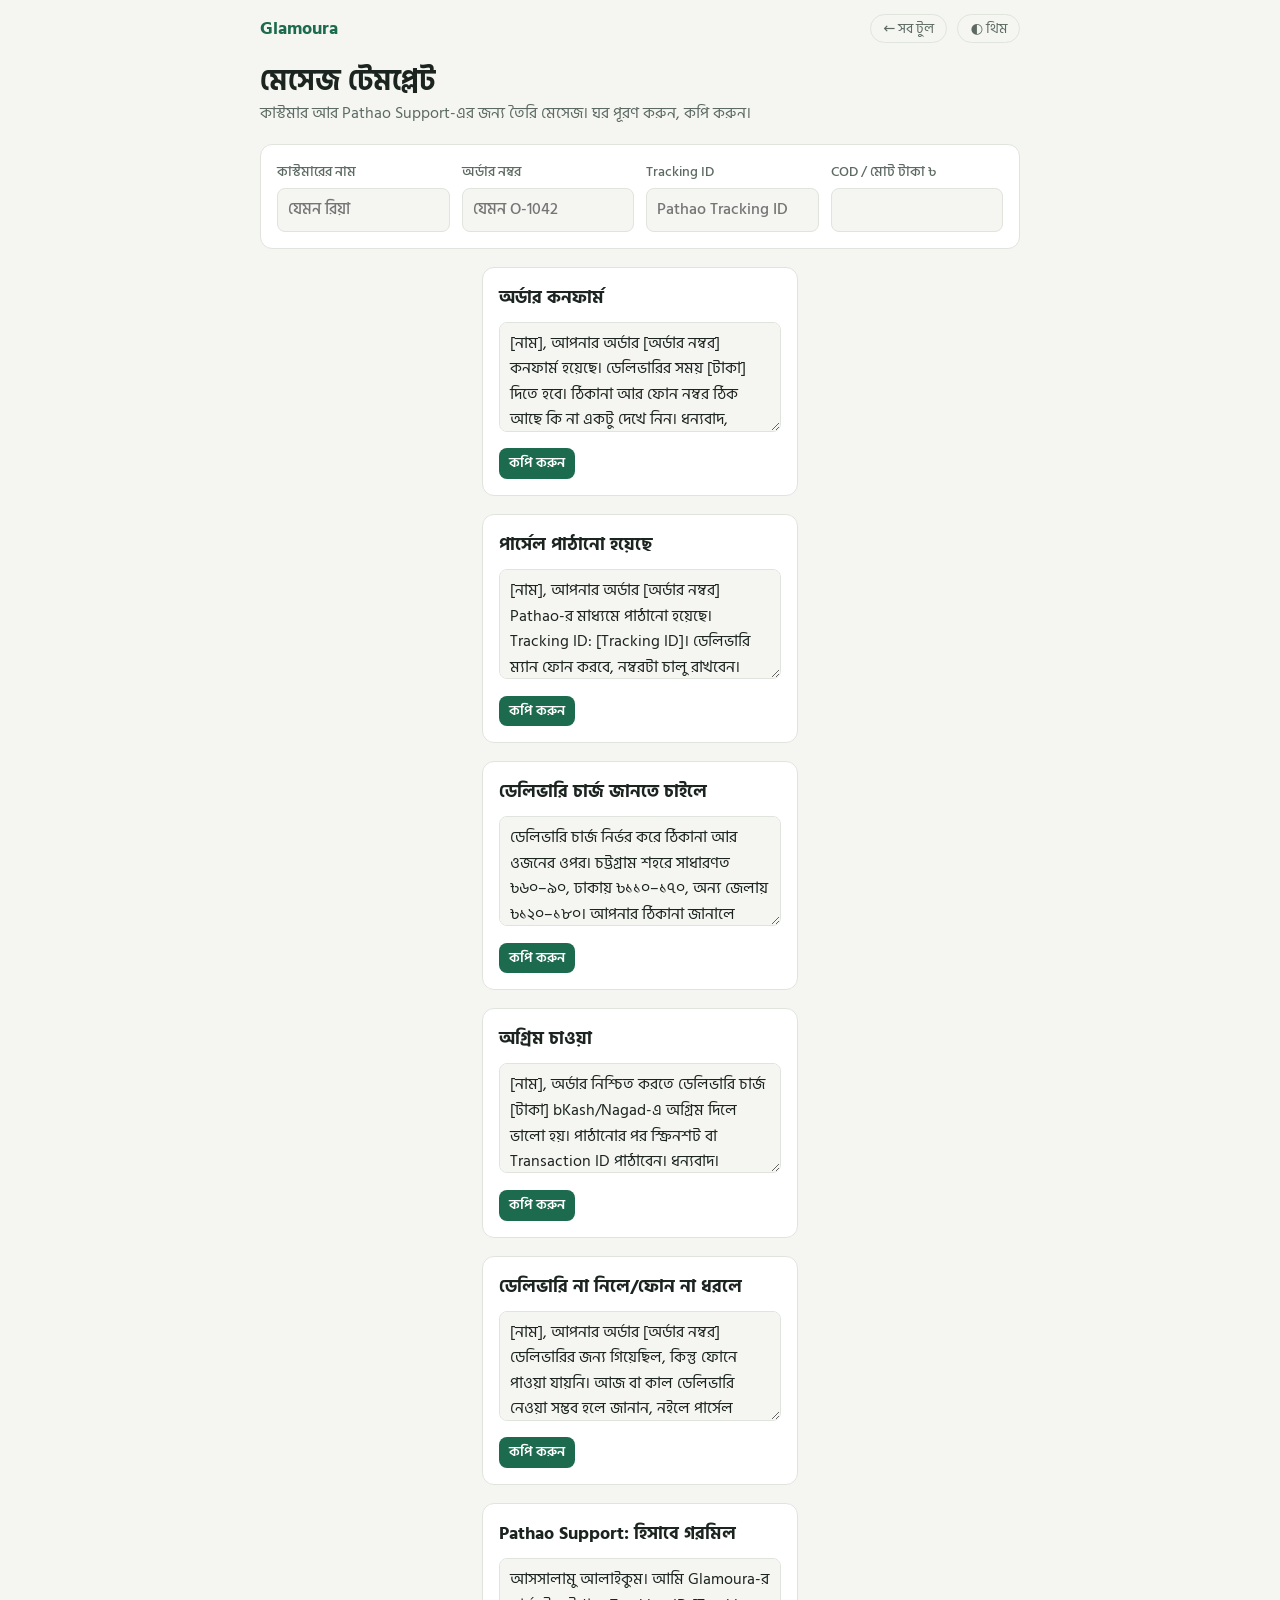
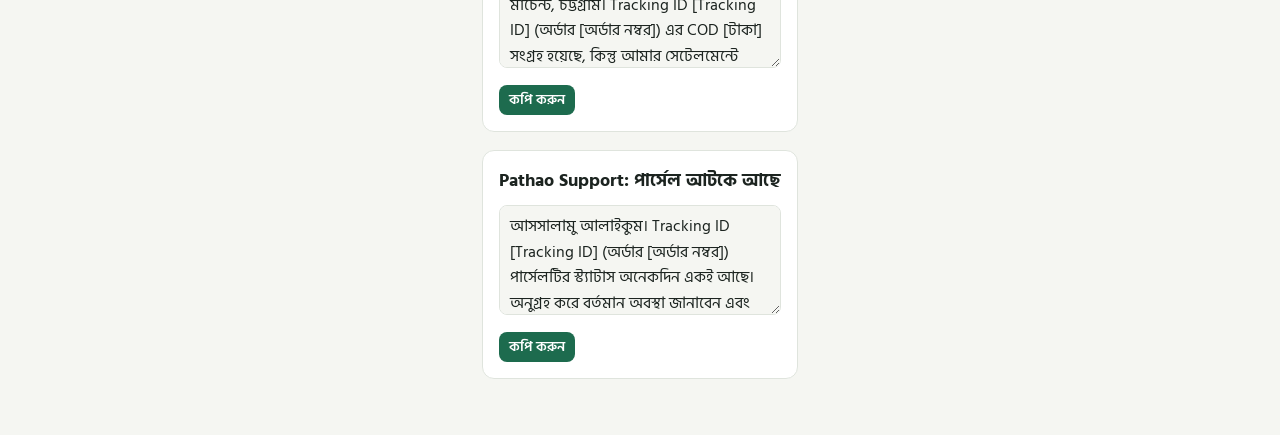
<file: messages.html>
<!doctype html>
<html lang="bn">
<head>
<meta charset="utf-8">
<meta name="viewport" content="width=device-width,initial-scale=1,viewport-fit=cover">
<title>মেসেজ টেমপ্লেট · Glamoura</title>
<meta name="description" content="কাস্টমার আর Pathao Support-এর জন্য তৈরি মেসেজ। ঘর পূরণ করুন, কপি করুন।">
<meta name="theme-color" content="#1d6b4e">
<link rel="manifest" href="manifest.webmanifest">
<link rel="icon" href="assets/icon.svg" type="image/svg+xml">
<link rel="apple-touch-icon" href="assets/icon-192.png">
<link rel="stylesheet" href="https://fonts.googleapis.com/css2?family=Hind+Siliguri:wght@400;500;600;700&display=swap">
<link rel="stylesheet" href="assets/style.css">
</head>
<body>
<div id="bar"></div>
<main class="wrap">
<header><h1>মেসেজ টেমপ্লেট</h1><p class="sub">কাস্টমার আর Pathao Support-এর জন্য তৈরি মেসেজ। ঘর পূরণ করুন, কপি করুন।</p></header>

<section class="card">
<div class="row">
<label>কাস্টমারের নাম<input id="name" placeholder="যেমন রিয়া"></label>
<label>অর্ডার নম্বর<input id="oid" placeholder="যেমন O-1042"></label>
<label>Tracking ID<input id="trk" placeholder="Pathao Tracking ID"></label>
<label>COD / মোট টাকা ৳<input id="amt" inputmode="decimal"></label>
</div></section>
<div id="list" class="wrap"></div>

</main>
<script src="assets/pathao.js"></script>
<script src="assets/common.js"></script>
<script>

(function(){
var $=function(i){return document.getElementById(i)},K='gl-msg-v1';
var T=[
['অর্ডার কনফার্ম','{n}, আপনার অর্ডার {o} কনফার্ম হয়েছে। ডেলিভারির সময় {a} দিতে হবে। ঠিকানা আর ফোন নম্বর ঠিক আছে কি না একটু দেখে নিন। ধন্যবাদ, Glamoura।'],
['পার্সেল পাঠানো হয়েছে','{n}, আপনার অর্ডার {o} Pathao-র মাধ্যমে পাঠানো হয়েছে। Tracking ID: {t}। ডেলিভারি ম্যান ফোন করবে, নম্বরটা চালু রাখবেন। ডেলিভারির সময় {a} দিতে হবে।'],
['ডেলিভারি চার্জ জানতে চাইলে','ডেলিভারি চার্জ নির্ভর করে ঠিকানা আর ওজনের ওপর। চট্টগ্রাম শহরে সাধারণত ৳৬০–৯০, ঢাকায় ৳১১০–১৭০, অন্য জেলায় ৳১২০–১৮০। আপনার ঠিকানা জানালে সঠিক চার্জ বলে দেব।'],
['অগ্রিম চাওয়া','{n}, অর্ডার নিশ্চিত করতে ডেলিভারি চার্জ {a} bKash/Nagad-এ অগ্রিম দিলে ভালো হয়। পাঠানোর পর স্ক্রিনশট বা Transaction ID পাঠাবেন। ধন্যবাদ।'],
['ডেলিভারি না নিলে/ফোন না ধরলে','{n}, আপনার অর্ডার {o} ডেলিভারির জন্য গিয়েছিল, কিন্তু ফোনে পাওয়া যায়নি। আজ বা কাল ডেলিভারি নেওয়া সম্ভব হলে জানান, নইলে পার্সেল ফেরত আসবে।'],
['Pathao Support: হিসাবে গরমিল','আসসালামু আলাইকুম। আমি Glamoura-র মার্চেন্ট, চট্টগ্রাম। Tracking ID {t} (অর্ডার {o}) এর COD {a} সংগ্রহ হয়েছে, কিন্তু আমার সেটেলমেন্টে মিলছে না। অনুগ্রহ করে এই পার্সেলের সেটেলমেন্ট স্ট্যাটাস আর কাটা চার্জের বিবরণ জানাবেন। ধন্যবাদ।'],
['Pathao Support: পার্সেল আটকে আছে','আসসালামু আলাইকুম। Tracking ID {t} (অর্ডার {o}) পার্সেলটির স্ট্যাটাস অনেকদিন একই আছে। অনুগ্রহ করে বর্তমান অবস্থা জানাবেন এবং দ্রুত ডেলিভারির ব্যবস্থা করবেন। ধন্যবাদ।']
];
var ids=['name','oid','trk','amt'],s=G.store.get(K,{});ids.forEach(function(i){if(s[i]!=null)$(i).value=s[i]});
var list=$('list');
T.forEach(function(x,i){var d=document.createElement('section');d.className='card';d.innerHTML='<h2>'+x[0]+'</h2><textarea readonly id="m'+i+'"></textarea><div class="btns" style="margin-top:8px"><button class="btn sm" type="button">কপি করুন</button></div>';
 d.querySelector('button').onclick=function(){G.copy($('m'+i).value,this)};list.appendChild(d)});
function run(){
 var v={};ids.forEach(function(i){v[i]=$(i).value});G.store.set(K,v);
 var f=function(x,y){return v[x]||'['+y+']'};
 T.forEach(function(x,i){$('m'+i).value=x[1].replace(/\{n\}/g,f('name','নাম')).replace(/\{o\}/g,f('oid','অর্ডার নম্বর')).replace(/\{t\}/g,f('trk','Tracking ID')).replace(/\{a\}/g,v.amt?'৳'+v.amt:'[টাকা]')});
}
document.addEventListener('input',run);run();
})();

</script>
</body>
</html>
</file>
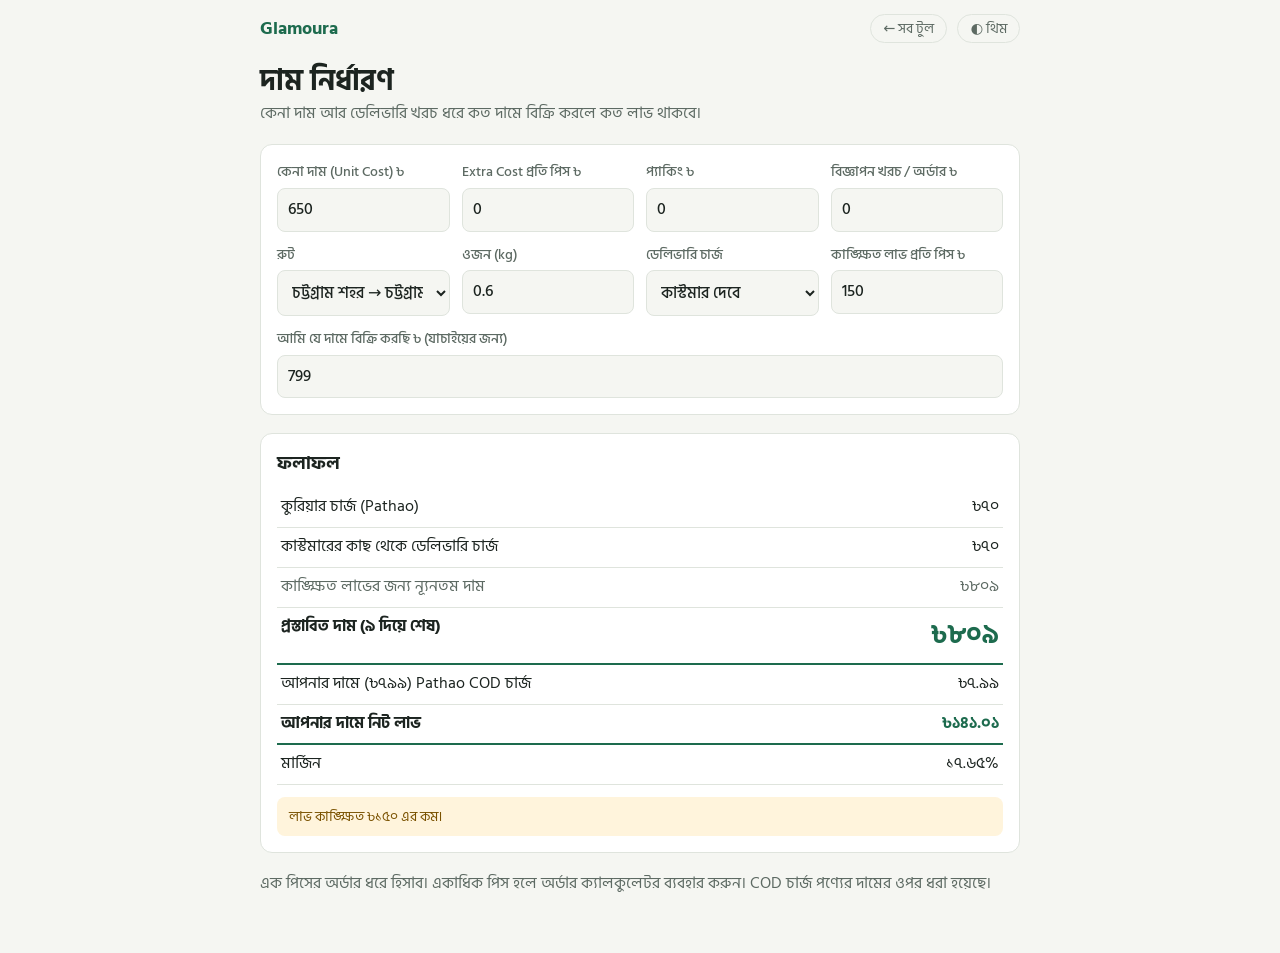
<file: price.html>
<!doctype html>
<html lang="bn">
<head>
<meta charset="utf-8">
<meta name="viewport" content="width=device-width,initial-scale=1,viewport-fit=cover">
<title>দাম নির্ধারণ · Glamoura</title>
<meta name="description" content="কেনা দাম আর ডেলিভারি খরচ ধরে কত দামে বিক্রি করলে কত লাভ থাকবে।">
<meta name="theme-color" content="#1d6b4e">
<link rel="manifest" href="manifest.webmanifest">
<link rel="icon" href="assets/icon.svg" type="image/svg+xml">
<link rel="apple-touch-icon" href="assets/icon-192.png">
<link rel="stylesheet" href="https://fonts.googleapis.com/css2?family=Hind+Siliguri:wght@400;500;600;700&display=swap">
<link rel="stylesheet" href="assets/style.css">
</head>
<body>
<div id="bar"></div>
<main class="wrap">
<header><h1>দাম নির্ধারণ</h1><p class="sub">কেনা দাম আর ডেলিভারি খরচ ধরে কত দামে বিক্রি করলে কত লাভ থাকবে।</p></header>

<section class="card">
<div class="row">
<label>কেনা দাম (Unit Cost) ৳<input id="cost" type="number" inputmode="decimal" value="650"></label>
<label>Extra Cost প্রতি পিস ৳<input id="extra" type="number" inputmode="decimal" value="0"></label>
<label>প্যাকিং ৳<input id="packing" type="number" inputmode="decimal" value="0"></label>
<label>বিজ্ঞাপন খরচ / অর্ডার ৳<input id="ad" type="number" inputmode="decimal" value="0"></label>
</div>
<div class="row" style="margin-top:12px">
<label>রুট<select id="route"></select></label>
<label>ওজন (kg)<input id="kg" type="number" step="0.05" inputmode="decimal" value="0.6"></label>
<label>ডেলিভারি চার্জ<select id="delivery"><option value="customer">কাস্টমার দেবে</option><option value="free">ফ্রি (আমি দেব)</option></select></label>
<label>কাঙ্ক্ষিত লাভ প্রতি পিস ৳<input id="target" type="number" inputmode="decimal" value="150"></label>
</div>
<div class="row" style="margin-top:12px">
<label>আমি যে দামে বিক্রি করছি ৳ (যাচাইয়ের জন্য)<input id="myprice" type="number" inputmode="decimal" value="799"></label>
</div>
</section>
<section class="card" aria-live="polite"><h2>ফলাফল</h2><table id="out"></table><div class="note" id="warn" hidden style="margin-top:12px"></div></section>
<p class="sub">এক পিসের অর্ডার ধরে হিসাব। একাধিক পিস হলে অর্ডার ক্যালকুলেটর ব্যবহার করুন। COD চার্জ পণ্যের দামের ওপর ধরা হয়েছে।</p>

</main>
<script src="assets/pathao.js"></script>
<script src="assets/common.js"></script>
<script>

(function(){
var $=function(i){return document.getElementById(i)},rates=G.store.get('gl-rates-v1',null)||Pathao.DEFAULT_RATES,K='gl-price-v1';
$('route').innerHTML=Object.keys(rates.routes).map(function(k){return '<option value="'+k+'">'+rates.routes[k].label+'</option>'}).join('');
var ids=['cost','extra','packing','ad','route','kg','delivery','target','myprice'],s=G.store.get(K,{});
ids.forEach(function(i){if(s[i]!=null)$(i).value=s[i]});
function row(a,b,c){return '<tr class="'+(c||'')+'"><td>'+a+'</td><td class="n">'+b+'</td></tr>'}
function run(){
 var v={};ids.forEach(function(i){v[i]=$(i).value});G.store.set(K,v);
 var t=G.taka,cost=G.num(v.cost)+G.num(v.extra);
 var p={cost:cost,packing:G.num(v.packing),adCost:G.num(v.ad),route:v.route,kg:G.num(v.kg),delivery:v.delivery,target:G.num(v.target),codBase:'product'};
 var sg=Pathao.suggestPrice(rates,p),nice=Pathao.nice(sg.exact);
 var my=Pathao.order(rates,{items:[{qty:1,price:G.num(v.myprice),cost:cost}],route:v.route,kg:G.num(v.kg),delivery:v.delivery,packing:p.packing,adCost:p.adCost,codBase:'product'});
 var h=row('কুরিয়ার চার্জ (Pathao)',t(sg.courier))+row('কাস্টমারের কাছ থেকে ডেলিভারি চার্জ',t(sg.charge))
  +row('কাঙ্ক্ষিত লাভের জন্য ন্যূনতম দাম',t(sg.price),'sub')
  +row('প্রস্তাবিত দাম (৯ দিয়ে শেষ)','<span class="big">'+t(nice)+'</span>','total')
  +row('আপনার দামে ('+t(G.num(v.myprice))+') Pathao COD চার্জ',t(my.codFee))
  +row('আপনার দামে নিট লাভ','<span class="'+(my.profit<0?'neg':'pos')+'">'+t(my.profit)+'</span>','total')
  +row('মার্জিন',G.bn(my.margin)+'%');
 $('out').innerHTML=h;
 var w=[];if(my.profit<0)w.push('এই দামে লোকসান।');else if(my.profit<G.num(v.target))w.push('লাভ কাঙ্ক্ষিত '+t(G.num(v.target))+' এর কম।');
 $('warn').hidden=!w.length;$('warn').innerHTML=w.join('<br>');
}
document.addEventListener('input',run);document.addEventListener('change',run);run();
})();

</script>
</body>
</html>
</file>
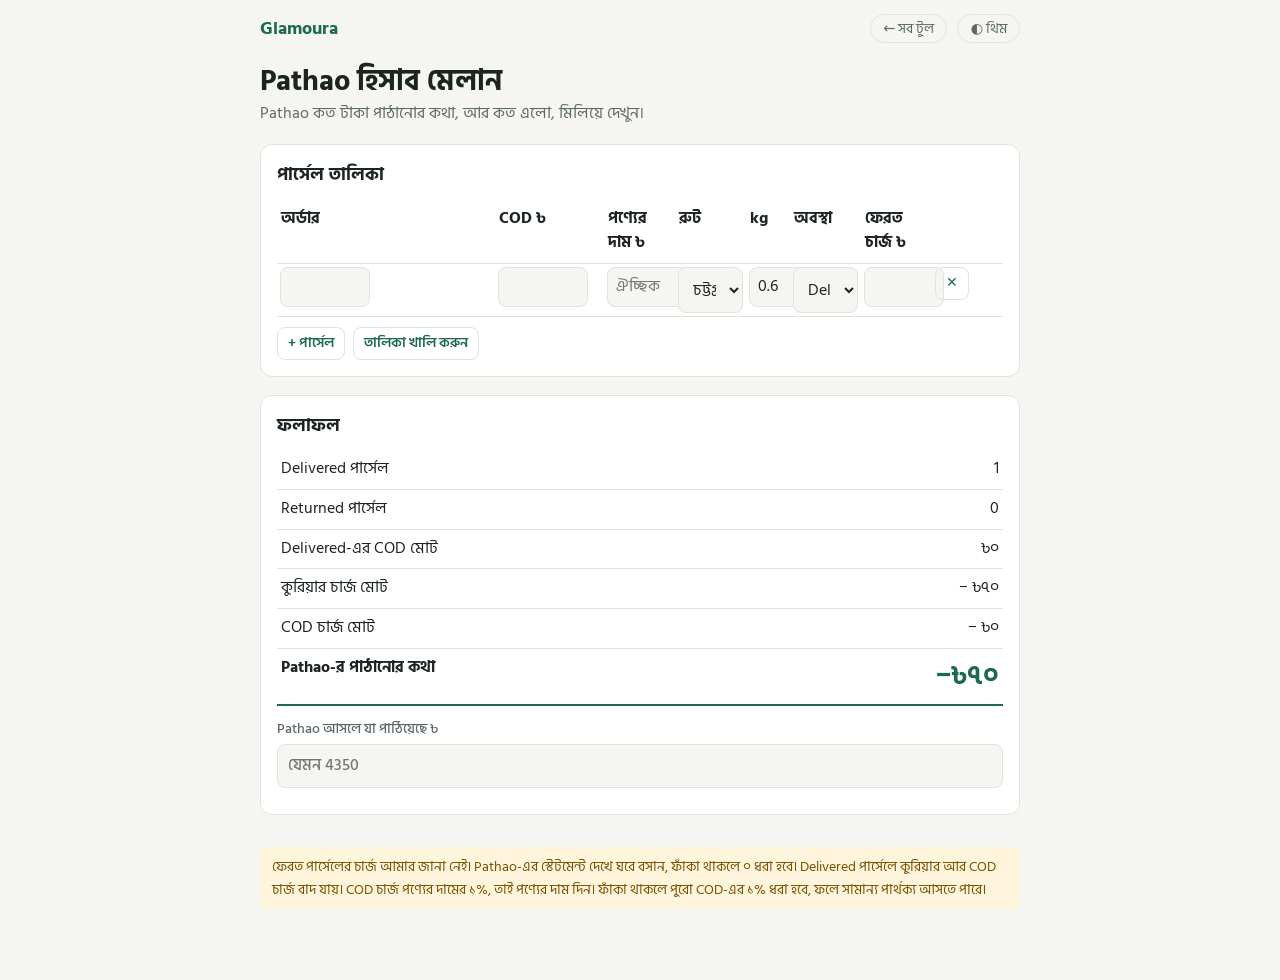
<file: reconcile.html>
<!doctype html>
<html lang="bn">
<head>
<meta charset="utf-8">
<meta name="viewport" content="width=device-width,initial-scale=1,viewport-fit=cover">
<title>Pathao হিসাব মেলান · Glamoura</title>
<meta name="description" content="Pathao কত টাকা পাঠানোর কথা, আর কত এলো, মিলিয়ে দেখুন।">
<meta name="theme-color" content="#1d6b4e">
<link rel="manifest" href="manifest.webmanifest">
<link rel="icon" href="assets/icon.svg" type="image/svg+xml">
<link rel="apple-touch-icon" href="assets/icon-192.png">
<link rel="stylesheet" href="https://fonts.googleapis.com/css2?family=Hind+Siliguri:wght@400;500;600;700&display=swap">
<link rel="stylesheet" href="assets/style.css">
</head>
<body>
<div id="bar"></div>
<main class="wrap">
<header><h1>Pathao হিসাব মেলান</h1><p class="sub">Pathao কত টাকা পাঠানোর কথা, আর কত এলো, মিলিয়ে দেখুন।</p></header>

<section class="card">
<h2>পার্সেল তালিকা</h2>
<div class="tbl-scroll"><table class="items" id="rows"><thead><tr><th>অর্ডার</th><th>COD ৳</th><th>পণ্যের দাম ৳</th><th>রুট</th><th>kg</th><th>অবস্থা</th><th>ফেরত চার্জ ৳</th><th></th></tr></thead><tbody></tbody></table></div>
<div class="btns" style="margin-top:10px"><button class="btn ghost sm" id="add" type="button">+ পার্সেল</button><button class="btn ghost sm" id="clear" type="button">তালিকা খালি করুন</button></div>
</section>
<section class="card" aria-live="polite">
<h2>ফলাফল</h2><table id="out"></table>
<div class="row" style="margin-top:12px"><label>Pathao আসলে যা পাঠিয়েছে ৳<input id="actual" type="number" inputmode="decimal" placeholder="যেমন 4350"></label></div>
<div id="diff" style="margin-top:10px"></div>
</section>
<p class="note">ফেরত পার্সেলের চার্জ আমার জানা নেই। Pathao-এর স্টেটমেন্ট দেখে ঘরে বসান, ফাঁকা থাকলে ০ ধরা হবে। Delivered পার্সেলে কুরিয়ার আর COD চার্জ বাদ যায়। COD চার্জ পণ্যের দামের ১%, তাই পণ্যের দাম দিন। ফাঁকা থাকলে পুরো COD-এর ১% ধরা হবে, ফলে সামান্য পার্থক্য আসতে পারে।</p>

</main>
<script src="assets/pathao.js"></script>
<script src="assets/common.js"></script>
<script>

(function(){
var $=function(i){return document.getElementById(i)},rates=G.store.get('gl-rates-v1',null)||Pathao.DEFAULT_RATES,K='gl-recon-v1',tb=document.querySelector('#rows tbody');
var routeOpts=Object.keys(rates.routes).map(function(k){return '<option value="'+k+'">'+rates.routes[k].label+'</option>'}).join('');
function add(v){v=v||{};var tr=document.createElement('tr');
 tr.innerHTML='<td><input data-k="id" style="width:90px" value="'+G.esc(v.id||'')+'"></td><td><input data-k="cod" type="number" inputmode="decimal" style="width:90px" value="'+(v.cod||'')+'"></td>'
 +'<td><input data-k="pp" type="number" inputmode="decimal" style="width:90px" placeholder="ঐচ্ছিক" value="'+(v.pp||'')+'"></td>'
 +'<td><select data-k="route">'+routeOpts+'</select></td><td><input data-k="kg" type="number" step="0.05" style="width:70px" value="'+(v.kg||0.6)+'"></td>'
 +'<td><select data-k="st"><option value="D">Delivered</option><option value="R">Returned</option></select></td>'
 +'<td><input data-k="rc" type="number" inputmode="decimal" style="width:80px" value="'+(v.rc||'')+'"></td><td><button class="btn ghost sm" type="button">✕</button></td>';
 tr.querySelector('[data-k=route]').value=v.route||Object.keys(rates.routes)[0];tr.querySelector('[data-k=st]').value=v.st||'D';
 tr.querySelector('button').onclick=function(){if(tb.children.length>1){tr.remove();run()}};tb.appendChild(tr)}
function read(){return Array.prototype.map.call(tb.children,function(tr){var o={};Array.prototype.forEach.call(tr.querySelectorAll('input,select'),function(i){o[i.dataset.k]=i.value});return o})}
function run(){
 var rs=read(),t=G.taka,d=0,dc=0,cour=0,fee=0,pay=0,ret=0,rl=0;
 rs.forEach(function(r){
  if(r.st==='D'){var cod=G.num(r.cod),c=Pathao.courier(rates,r.route,G.num(r.kg)),f=Pathao.codFee(rates,cod,G.num(r.pp)>0?G.num(r.pp):cod,'product');
   d++;dc+=cod;cour+=c;fee+=f;pay+=cod-c-f}
  else{ret++;rl+=G.num(r.rc)}
 });
 var net=pay-rl;
 function row(a,b,c){return '<tr class="'+(c||'')+'"><td>'+a+'</td><td class="n">'+b+'</td></tr>'}
 $('out').innerHTML=row('Delivered পার্সেল',d)+row('Returned পার্সেল',ret)+row('Delivered-এর COD মোট',t(dc))+row('কুরিয়ার চার্জ মোট','− '+t(cour))+row('COD চার্জ মোট','− '+t(fee))
  +(rl?row('ফেরত চার্জ মোট','− '+t(rl)):'')+row('Pathao-র পাঠানোর কথা','<span class="big">'+t(net)+'</span>','total');
 var a=$('actual').value;
 if(a===''){$('diff').innerHTML=''}else{var df=G.num(a)-net;
  $('diff').innerHTML=Math.abs(df)<0.5?'<span class="pos">✓ হিসাব মিলেছে।</span>':'<span class="neg">পার্থক্য '+t(df)+(df<0?' (কম এসেছে)':' (বেশি এসেছে)')+'</span><br><small style="color:var(--muted)">Pathao স্টেটমেন্টের প্রতিটি অর্ডার মিলিয়ে দেখুন, না মিললে Support-এ জানান (মেসেজ পেজে টেমপ্লেট আছে)।</small>'}
 G.store.set(K,{rows:rs,actual:a});
}
var s=G.store.get(K,null);(s&&s.rows&&s.rows.length?s.rows:[{}]).forEach(add);if(s&&s.actual)$('actual').value=s.actual;
document.addEventListener('input',run);document.addEventListener('change',run);
$('add').onclick=function(){add();run()};
$('clear').onclick=function(){tb.innerHTML='';add();$('actual').value='';run()};
run();
})();

</script>
</body>
</html>
</file>
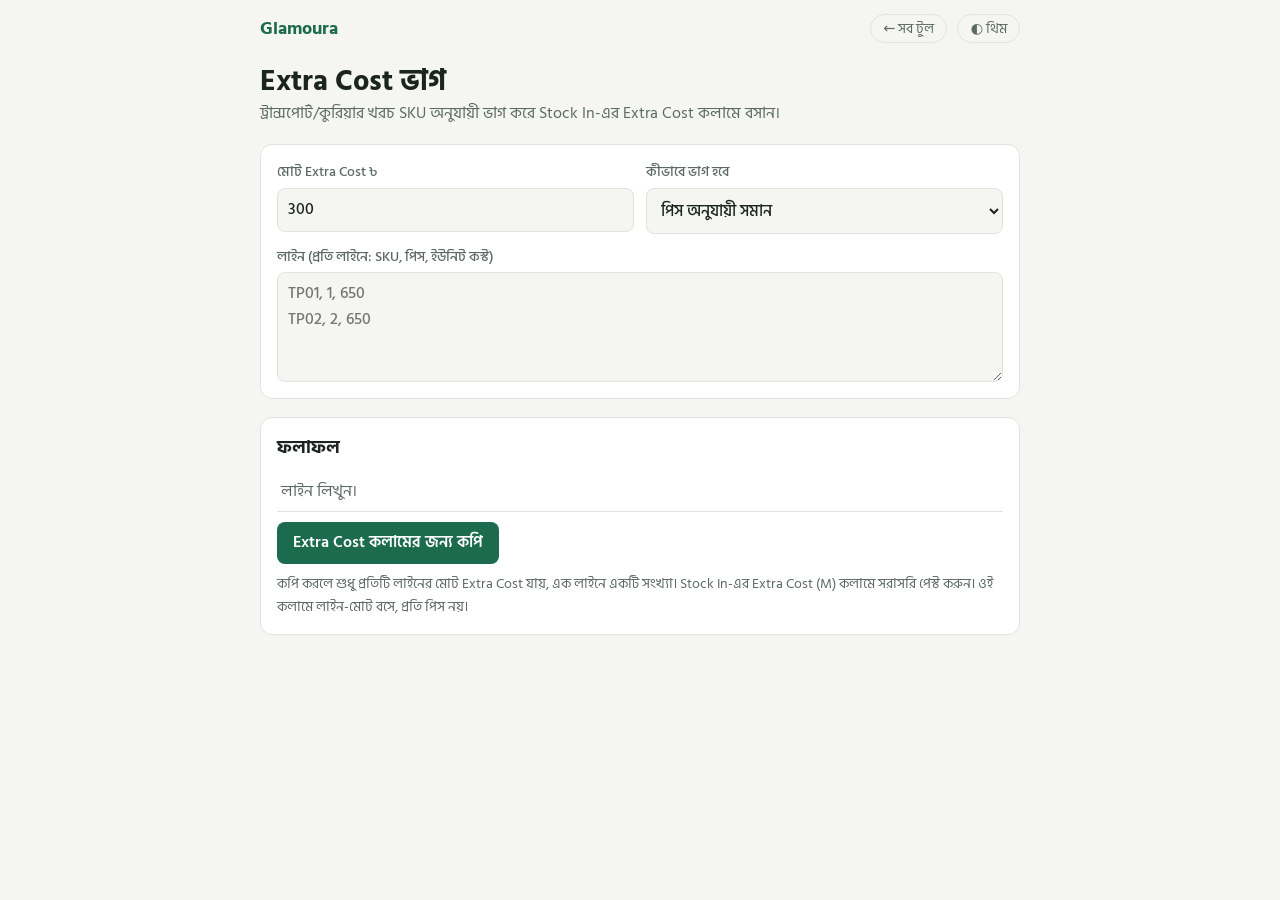
<file: split.html>
<!doctype html>
<html lang="bn">
<head>
<meta charset="utf-8">
<meta name="viewport" content="width=device-width,initial-scale=1,viewport-fit=cover">
<title>Extra Cost ভাগ · Glamoura</title>
<meta name="description" content="ট্রান্সপোর্ট/কুরিয়ার খরচ SKU অনুযায়ী ভাগ করে Stock In-এর Extra Cost কলামে বসান।">
<meta name="theme-color" content="#1d6b4e">
<link rel="manifest" href="manifest.webmanifest">
<link rel="icon" href="assets/icon.svg" type="image/svg+xml">
<link rel="apple-touch-icon" href="assets/icon-192.png">
<link rel="stylesheet" href="https://fonts.googleapis.com/css2?family=Hind+Siliguri:wght@400;500;600;700&display=swap">
<link rel="stylesheet" href="assets/style.css">
</head>
<body>
<div id="bar"></div>
<main class="wrap">
<header><h1>Extra Cost ভাগ</h1><p class="sub">ট্রান্সপোর্ট/কুরিয়ার খরচ SKU অনুযায়ী ভাগ করে Stock In-এর Extra Cost কলামে বসান।</p></header>

<section class="card">
<div class="row"><label>মোট Extra Cost ৳<input id="total" type="number" inputmode="decimal" value="300"></label>
<label>কীভাবে ভাগ হবে<select id="mode"><option value="qty">পিস অনুযায়ী সমান</option><option value="value">কেনা দাম অনুযায়ী</option></select></label></div>
<label style="margin-top:12px">লাইন (প্রতি লাইনে: SKU, পিস, ইউনিট কস্ট)
<textarea id="lines" placeholder="TP01, 1, 650&#10;TP02, 2, 650"></textarea></label>
</section>
<section class="card" aria-live="polite"><h2>ফলাফল</h2><div class="tbl-scroll"><table id="out"></table></div>
<div class="btns" style="margin-top:10px"><button class="btn" id="copy" type="button">Extra Cost কলামের জন্য কপি</button></div>
<p class="sub" style="margin-top:8px;font-size:.9rem">কপি করলে শুধু প্রতিটি লাইনের মোট Extra Cost যায়, এক লাইনে একটি সংখ্যা। Stock In-এর Extra Cost (M) কলামে সরাসরি পেস্ট করুন। ওই কলামে লাইন-মোট বসে, প্রতি পিস নয়।</p></section>

</main>
<script src="assets/pathao.js"></script>
<script src="assets/common.js"></script>
<script>

(function(){
var $=function(i){return document.getElementById(i)},K='gl-split-v1',t=G.taka,res=[];
var s=G.store.get(K,{});['total','mode','lines'].forEach(function(i){if(s[i]!=null)$(i).value=s[i]});
function run(){
 var tot=G.num($('total').value),mode=$('mode').value,rows=$('lines').value.split(/\n/).map(function(l){var p=l.split(',');return {sku:(p[0]||'').trim(),qty:G.num(p[1]),cost:G.num(p[2])}}).filter(function(r){return r.sku});
 var w=rows.map(function(r){return mode==='qty'?r.qty:r.qty*r.cost}),sw=w.reduce(function(a,b){return a+b},0);
 var out=[],acc=0;
 rows.forEach(function(r,i){var x=sw?Math.round(tot*w[i]/sw):0;if(i===rows.length-1)x=Math.round(tot)-acc;acc+=x;out.push({sku:r.sku,qty:r.qty,line:x,per:r.qty?x/r.qty:0})});
 res=out;
 var h='<tr><th>SKU</th><th class="n">পিস</th><th class="n">Extra (লাইন)</th><th class="n">প্রতি পিস</th></tr>';
 out.forEach(function(o){h+='<tr><td>'+G.esc(o.sku)+'</td><td class="n">'+o.qty+'</td><td class="n">'+t(o.line)+'</td><td class="n">'+t(Math.round(o.per*100)/100)+'</td></tr>'});
 if(out.length)h+='<tr class="total"><td>মোট</td><td class="n">'+out.reduce(function(a,o){return a+o.qty},0)+'</td><td class="n">'+t(acc)+'</td><td></td></tr>';
 $('out').innerHTML=out.length?h:'<tr><td class="sub">লাইন লিখুন।</td></tr>';
 G.store.set(K,{total:$('total').value,mode:mode,lines:$('lines').value});
}
document.addEventListener('input',run);document.addEventListener('change',run);
$('copy').onclick=function(){G.copy(res.map(function(o){return o.line}).join('\n'),this)};
run();
})();

</script>
</body>
</html>
</file>
<file: assets/style.css>
/* Glamoura shared design system */
:root{
  --bg:#f5f6f2;--surface:#fff;--fg:#1c2420;--muted:#5d6a63;--line:#dfe4dd;
  --accent:#1d6b4e;--accent-fg:#fff;--accent-soft:#e3f0e9;
  --warn-bg:#fff4dc;--warn-fg:#7a5200;--bad:#b3261e;--bad-bg:#fbe9e7;--good:#1d6b4e;
  --font:"Hind Siliguri","Noto Sans Bengali","Kalpurush",system-ui,sans-serif;
  --r:12px;
}
@media (prefers-color-scheme:dark){:root:not([data-theme=light]){
  --bg:#121714;--surface:#1a211d;--fg:#e6ece8;--muted:#98a59d;--line:#2b352f;
  --accent:#4fc08f;--accent-fg:#0c1a13;--accent-soft:#1f3329;
  --warn-bg:#3a2f12;--warn-fg:#f0cf80;--bad:#f2b8b5;--bad-bg:#3b1f1d;--good:#4fc08f;color-scheme:dark}}
:root[data-theme=dark]{
  --bg:#121714;--surface:#1a211d;--fg:#e6ece8;--muted:#98a59d;--line:#2b352f;
  --accent:#4fc08f;--accent-fg:#0c1a13;--accent-soft:#1f3329;
  --warn-bg:#3a2f12;--warn-fg:#f0cf80;--bad:#f2b8b5;--bad-bg:#3b1f1d;--good:#4fc08f;color-scheme:dark}
*{box-sizing:border-box}
html{-webkit-text-size-adjust:100%}
body{margin:0;background:var(--bg);color:var(--fg);font-family:var(--font);font-size:16px;line-height:1.6;
  padding:0 max(16px,env(safe-area-inset-right)) 56px max(16px,env(safe-area-inset-left))}
.wrap{max-width:760px;margin:0 auto;display:flex;flex-direction:column;gap:18px}
a{color:var(--accent)}
/* top bar */
.bar{max-width:760px;margin:0 auto;padding:14px 0;display:flex;align-items:center;gap:10px;flex-wrap:wrap}
.brand{font-weight:700;font-size:1.15rem;color:var(--fg);text-decoration:none;margin-right:auto}
.brand b{color:var(--accent)}
.bar a.nl,.bar button{font:inherit;font-size:.9rem;color:var(--muted);background:none;border:1px solid var(--line);
  border-radius:99px;padding:2px 12px;text-decoration:none;cursor:pointer}
.bar a.nl:hover,.bar button:hover{border-color:var(--accent);color:var(--accent)}
h1{margin:6px 0 0;font-size:1.8rem;line-height:1.3;text-wrap:balance}
h2{margin:0 0 10px;font-size:1.1rem}
.sub{margin:0;color:var(--muted)}
.card{background:var(--surface);border:1px solid var(--line);border-radius:var(--r);padding:16px}
.grid{display:grid;grid-template-columns:repeat(auto-fit,minmax(min(100%,230px),1fr));gap:12px}
.row{display:grid;grid-template-columns:repeat(auto-fit,minmax(150px,1fr));gap:12px}
label{display:flex;flex-direction:column;gap:4px;font-size:.88rem;color:var(--muted);font-weight:500}
input,select,textarea{font:inherit;font-size:1rem;color:var(--fg);background:var(--bg);border:1px solid var(--line);
  border-radius:8px;padding:8px 10px;width:100%;min-width:0}
textarea{min-height:110px;resize:vertical}
input:focus,select:focus,textarea:focus{outline:2px solid var(--accent);outline-offset:1px}
.btn{font:inherit;font-weight:600;background:var(--accent);color:var(--accent-fg);border:0;border-radius:8px;padding:8px 16px;cursor:pointer}
.btn.ghost{background:none;color:var(--accent);border:1px solid var(--line)}
.btn.sm{padding:4px 10px;font-size:.88rem}
.btns{display:flex;gap:8px;flex-wrap:wrap}
/* result table */
table{width:100%;border-collapse:collapse;font-size:.97rem}
td,th{padding:7px 4px;border-bottom:1px solid var(--line);text-align:left;vertical-align:top}
td.n,th.n{text-align:right;white-space:nowrap;font-variant-numeric:tabular-nums}
tr.total td{font-weight:700;border-bottom:2px solid var(--accent)}
tr.sub td{color:var(--muted)}
.big{font-size:1.6rem;font-weight:700;color:var(--accent)}
.pos{color:var(--good)} .neg{color:var(--bad)}
.note{background:var(--warn-bg);color:var(--warn-fg);border-radius:8px;padding:8px 12px;font-size:.9rem}
.tag{font-size:.8rem;font-weight:600;color:var(--muted);border:1px solid var(--line);border-radius:99px;padding:0 10px}
.tbl-scroll{overflow-x:auto}
.items{table-layout:fixed;min-width:300px}
.items th:nth-child(1){width:30%}.items th:nth-child(2){width:15%}.items th:nth-child(5){width:44px}
.items td{padding:3px}
.items input{padding:6px 8px}
/* home cards */
a.tool{display:flex;flex-direction:column;gap:6px;text-decoration:none;color:inherit;padding:16px;
  background:var(--surface);border:1px solid var(--line);border-radius:var(--r);transition:border-color .15s,transform .15s}
a.tool:hover{border-color:var(--accent);transform:translateY(-2px)}
a.tool:focus-visible,.btn:focus-visible{outline:3px solid var(--accent);outline-offset:2px}
a.tool .t{font-weight:700;font-size:1.08rem;line-height:1.35}
a.tool .d{color:var(--muted);font-size:.92rem;line-height:1.5;flex:1}
.ico{width:38px;height:38px;border-radius:10px;background:var(--accent-soft);color:var(--accent);display:grid;place-items:center}
.ico svg{width:20px;height:20px;stroke:currentColor;fill:none;stroke-width:1.8;stroke-linecap:round;stroke-linejoin:round}
.top{display:flex;align-items:center;justify-content:space-between}
.progress{height:8px;background:var(--line);border-radius:99px;overflow:hidden}
.progress>i{display:block;height:100%;background:var(--accent);width:0;transition:width .25s}
/* checklist */
.chk{display:flex;gap:10px;align-items:flex-start;padding:8px 0;border-bottom:1px solid var(--line);cursor:pointer;color:var(--fg);font-size:1rem}
.chk input{width:22px;height:22px;flex:none;margin-top:2px;accent-color:var(--accent)}
.chk.done span{color:var(--muted);text-decoration:line-through}
.tabs{display:flex;gap:6px}
.tabs button{flex:1;font:inherit;font-weight:600;background:var(--surface);color:var(--muted);border:1px solid var(--line);border-radius:8px;padding:6px}
.tabs button[aria-selected=true]{background:var(--accent);color:var(--accent-fg);border-color:var(--accent)}
/* guide */
details{background:var(--surface);border:1px solid var(--line);border-radius:var(--r);padding:10px 16px}
summary{cursor:pointer;font-weight:700}
details[open] summary{margin-bottom:8px}
code{background:var(--accent-soft);color:var(--accent);padding:0 5px;border-radius:5px;font-size:.92em}
@media (prefers-reduced-motion:reduce){*{transition:none!important}}
@media print{.bar,.btns,.tabs{display:none}body{background:#fff}}
[hidden]{display:none!important}
</file>
